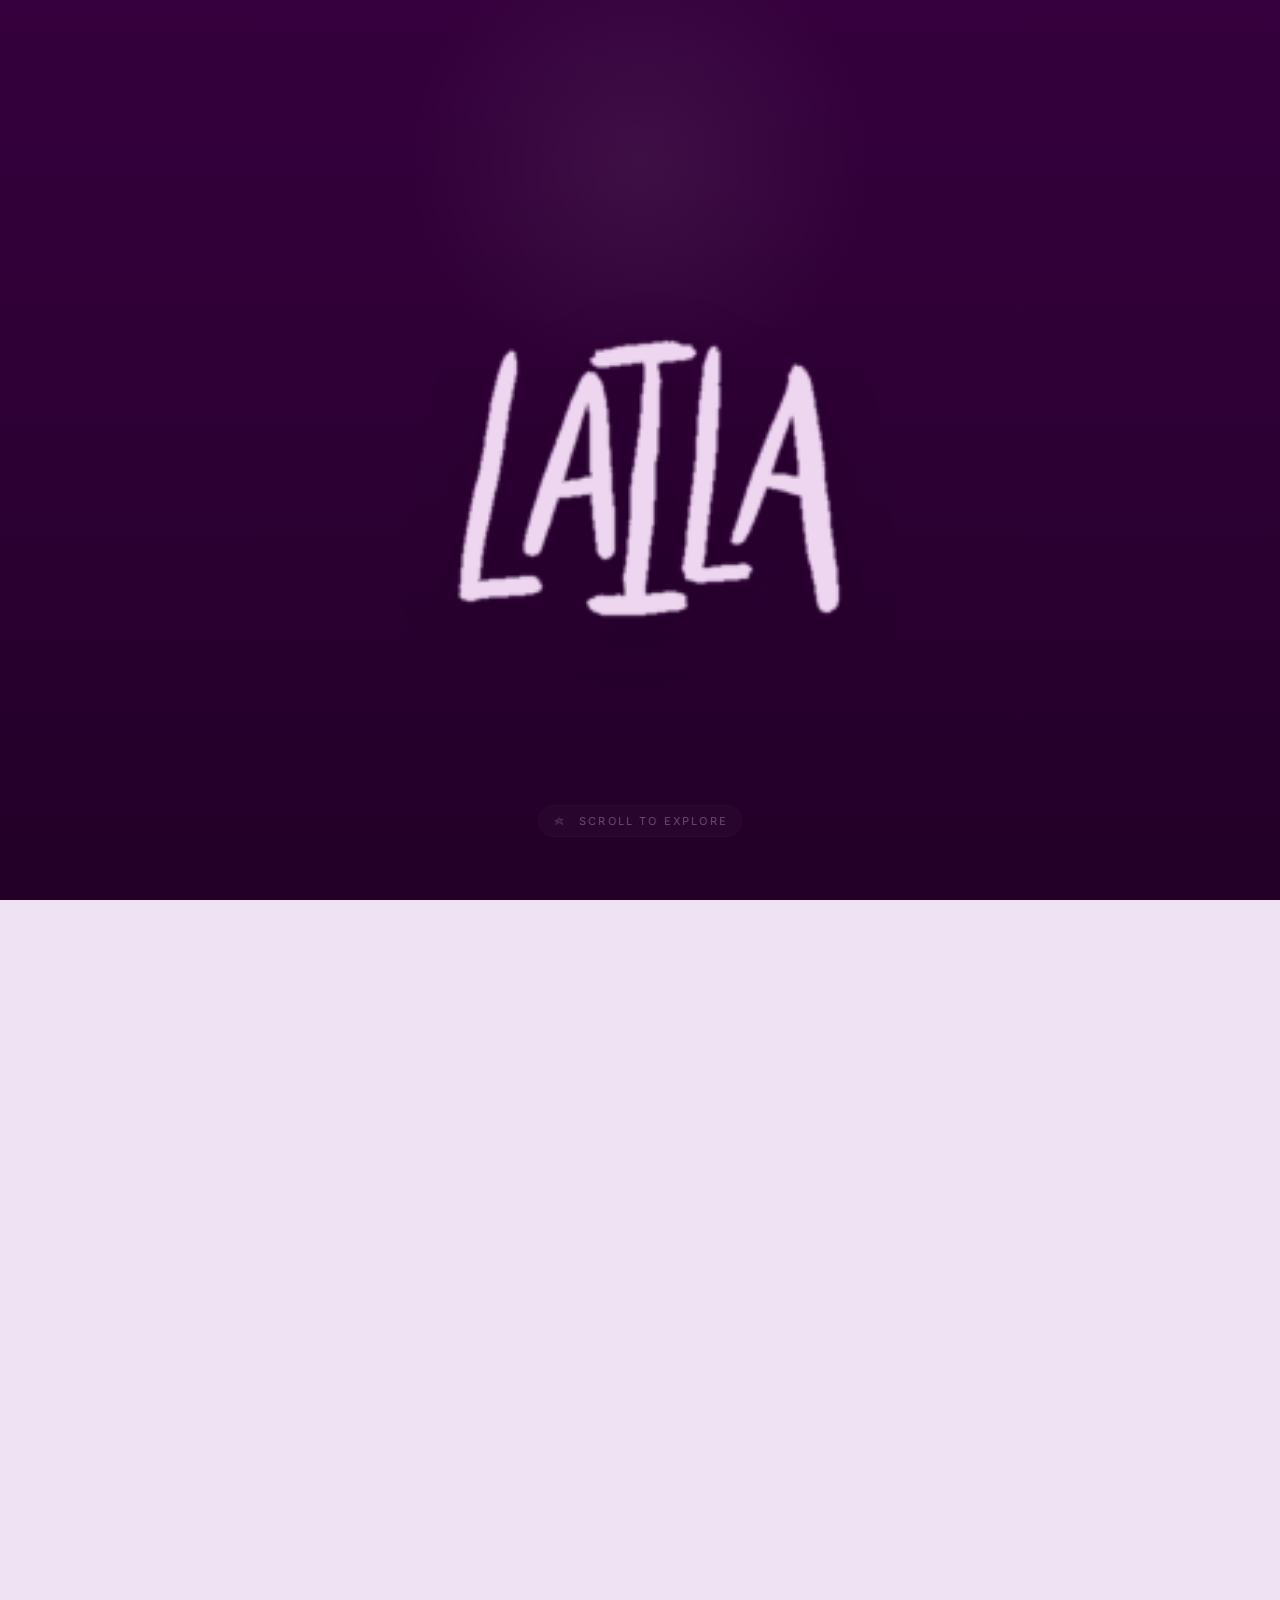
<file: index.html>
<!DOCTYPE html>
<html lang="en">
<head>
  <meta charset="UTF-8" />
  <meta name="viewport" content="width=device-width, initial-scale=1.0" />
  <title>Laila Monroe Portfolio</title>

  <meta name="theme-color" content="#3a003f" />
  <meta name="apple-mobile-web-app-capable" content="yes" />
  <meta name="apple-mobile-web-app-status-bar-style" content="black-translucent" />
  <link rel="manifest" href="manifest.webmanifest" />
  <link rel="icon" type="image/png" href="assets/namepurple.png" />
  <link rel="apple-touch-icon" href="assets/namepurple.png" />
  <link rel="preconnect" href="https://fonts.googleapis.com" />
  <link rel="preconnect" href="https://fonts.gstatic.com" crossorigin />
  <link
    href="https://fonts.googleapis.com/css2?family=Cormorant+Garamond:wght@400;500;600;700&family=Inter:wght@400;500;600&display=swap"
    rel="stylesheet"
  />

  <link rel="stylesheet" href="styles.css?v=13" />
</head>
<body class="home-page">
  <header class="site-header" id="siteHeader">
    <div class="global-brand">
      <a href="index.html" aria-label="Laila Monroe home">
        <img
          src="assets/mainnamedarkpurple.png?v=20260425"
          alt="Laila"
          class="global-brand-logo"
          decoding="async"
        />
      </a>
    </div>

    <nav class="nav nav-icons">
      <a href="index.html" aria-label="Home">
        <img src="assets/homeicon.png" alt="Home" class="header-icon" decoding="async" />
      </a>
      <a href="about.html" aria-label="About">
        <img src="assets/abouticon.png" alt="About" class="header-icon" decoding="async" />
      </a>
      <a href="contact.html" aria-label="Contact">
        <img src="assets/contact icon.png" alt="Contact" class="header-icon" decoding="async" />
      </a>
    </nav>
  </header>

  <main id="top">
    <section class="scroll-sequence" id="scrollSequence">
      <div class="sequence-sticky">
        <div class="bg-layer bg-dark" id="bgDark"></div>
        <div class="bg-layer bg-light" id="bgLight"></div>

        <div class="phase phase-logo" id="phaseLogo">
          <div class="logo-cycle-wrap">
            <img src="assets/name1.png?v=20260425" alt="Laila" class="cycle-logo active" decoding="async" fetchpriority="high" />
            <img src="assets/name2.png?v=20260425" alt="Laila" class="cycle-logo" decoding="async" />
            <img src="assets/name3.png?v=20260425" alt="Laila" class="cycle-logo" decoding="async" />
          </div>

          <div class="intro-scroll-prompt" aria-hidden="true">
            <img src="assets/pinkstar.png" alt="" class="intro-scroll-prompt-star" />
            <p>scroll to explore</p>
          </div>
        </div>

        <div class="phase phase-stars" id="phaseStars">
          <div class="stars-layer">
            <img src="assets/star1.png?v=20260425" class="star star-1" alt="" />
            <img src="assets/star2.png?v=20260425" class="star star-2" alt="" />
            <img src="assets/star3.png?v=20260425" class="star star-3" alt="" />
            <img src="assets/star4.png?v=20260425" class="star star-4" alt="" />
            <img src="assets/star1.png?v=20260425" class="star star-5" alt="" />
            <img src="assets/star2.png?v=20260425" class="star star-6" alt="" />
            <img src="assets/star3.png?v=20260425" class="star star-7" alt="" />
          </div>

          <div class="welcome-wrap">
            <p class="eyebrow">LAILA MONROE</p>
            <h1 class="typing-line">
              <span id="typedText"></span><span class="cursor">|</span>
            </h1>
          </div>
        </div>

        <div class="phase phase-desk" id="phaseDesk">
          <div class="desk-prompt">
            <img src="assets/star1.png?v=20260425" alt="" class="desk-prompt-star" />
            <p>select a folder to check out my work</p>
          </div>

          <div class="scene-window">
            <div class="scene-track" id="sceneTrack">
              <img
                src="assets/Shape-1.png"
                alt="Illustrated creative workspace"
                class="scene-image"
                decoding="async"
                fetchpriority="high"
              />

              <div class="monitor-desktop" aria-label="Project folders">
                <a class="desktop-folder folder-ncpa" href="projects/project-1.html" data-slide="left">
                  <img src="assets/foldericon.png" alt="" class="folder-icon" />
                  <span>NPCA</span>
                </a>

                <a class="desktop-folder folder-poppi" href="projects/project-2.html" data-slide="left">
                  <img src="assets/foldericon.png" alt="" class="folder-icon" />
                  <span>poppi</span>
                </a>

                <a class="desktop-folder folder-other" href="projects/projects.html" data-slide="left">
                  <img src="assets/foldericon.png" alt="" class="folder-icon" />
                  <span>Other</span>
                </a>
              </div>
            </div>
          </div>
        </div>
      </div>
    </section>
  </main>

  <div class="bottom-dock-wrap">
    <div class="dock-popout" id="dockPopout">
      <div class="dock-popout-inner" id="dockPopoutInner"></div>
    </div>

    <div class="bottom-dock">
      <button class="dock-btn" id="socialBtn" aria-label="Socials">
        <span class="icon info-icon">i</span>
      </button>

      <button class="dock-btn" id="notebookBtn" aria-label="Notebook">
        <span class="icon notebook-icon"></span>
      </button>

      <button class="dock-btn is-disabled" id="prevPageBtn" aria-label="Previous page">
        <span class="icon chevron left"></span>
      </button>

      <button class="dock-btn" id="nextPageBtn" aria-label="Next page">
        <span class="icon chevron right"></span>
      </button>
    </div>
  </div>

  <script src="script.js?v=6"></script>
  <script src="pwa.js?v=6"></script>
</body>
</html>
</file>
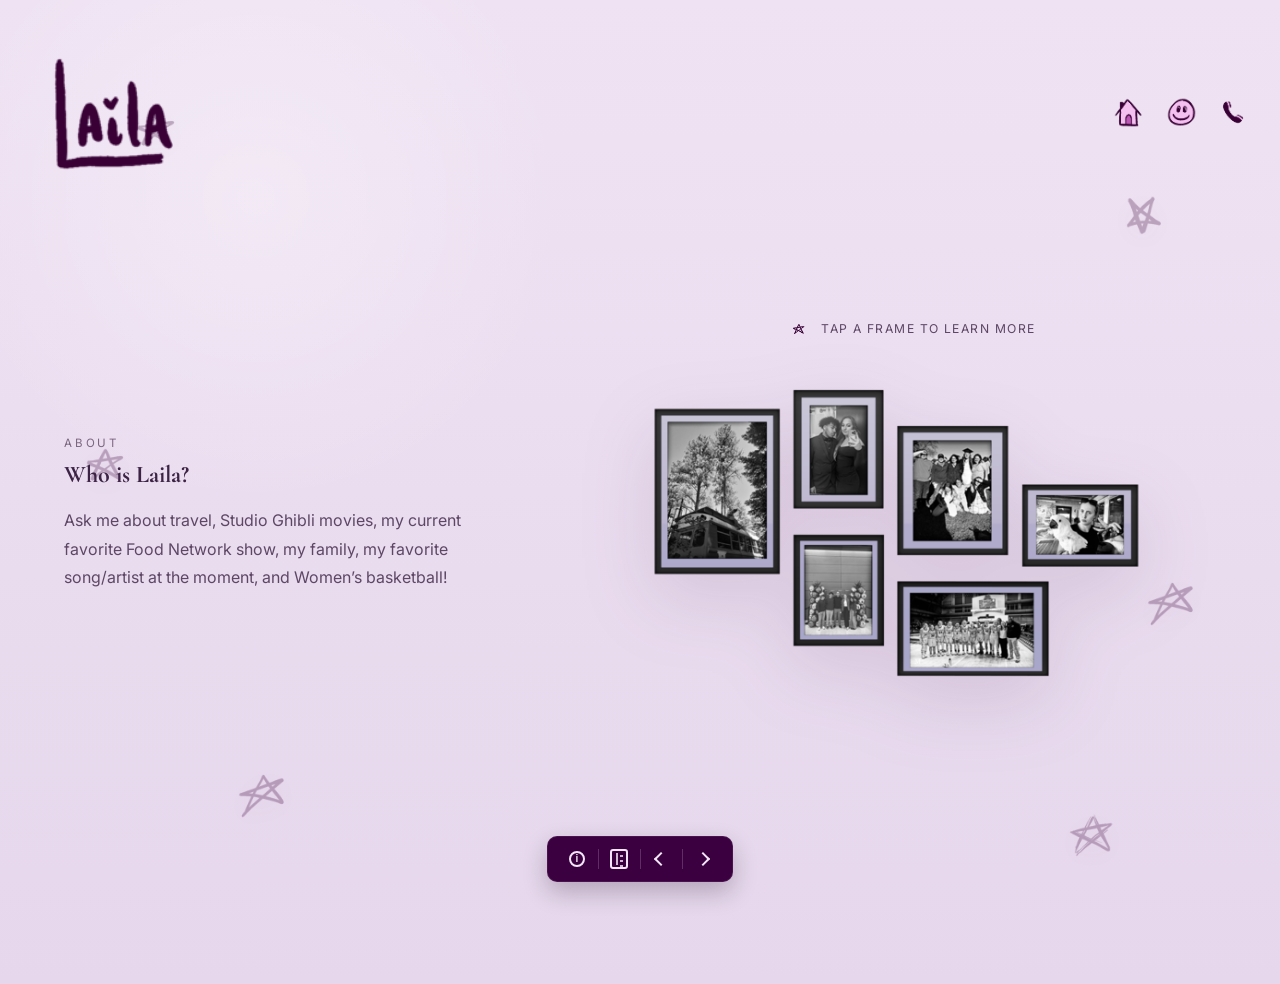
<file: about.html>
<!DOCTYPE html>
<html lang="en">
<head>
  <meta charset="UTF-8" />
  <meta name="viewport" content="width=device-width, initial-scale=1.0" />
  <title>About | Laila Portfolio</title>

    <meta name="theme-color" content="#3a003f" />
  <meta name="apple-mobile-web-app-capable" content="yes" />
  <meta name="apple-mobile-web-app-status-bar-style" content="black-translucent" />
  <link rel="manifest" href="manifest.webmanifest" />
  <link rel="icon" type="image/png" href="assets/namepurple.png" />
  <link rel="apple-touch-icon" href="assets/namepurple.png" />

  <link rel="preconnect" href="https://fonts.googleapis.com" />
  <link rel="preconnect" href="https://fonts.gstatic.com" crossorigin />
  <link
    href="https://fonts.googleapis.com/css2?family=Cormorant+Garamond:wght@400;500;600;700&family=Inter:wght@400;500;600&display=swap"
    rel="stylesheet"
  />

  <link rel="stylesheet" href="styles.css?v=13" />
</head>
<body class="about-page show-header">
  <header class="site-header" id="siteHeader">
    <div class="global-brand">
      <img
        src="assets/mainnamedarkpurple.png?v=20260425"
        alt="Laila"
        class="global-brand-logo"
      />
    </div>

    <nav class="nav nav-icons">
  <a href="index.html" aria-label="Home">
    <img src="assets/homeicon.png" alt="Home" class="header-icon" />
  </a>
  <a href="about.html" aria-label="About">
    <img src="assets/abouticon.png" alt="About" class="header-icon" />
  </a>
  <a href="contact.html" aria-label="Contact">
    <img src="assets/contact icon.png" alt="Contact" class="header-icon" />
  </a>
</nav>
  </header>

  <main class="about-main">
    <div class="twinkle-stars about-stars" aria-hidden="true">
  <img src="assets/star1.png?v=20260425" alt="" class="twinkle-star about-star about-star-a" />
  <img src="assets/star2.png?v=20260425" alt="" class="twinkle-star about-star about-star-b" />
  <img src="assets/star3.png?v=20260425" alt="" class="twinkle-star about-star about-star-c" />
  <img src="assets/star4.png?v=20260425" alt="" class="twinkle-star about-star about-star-d" />
  <img src="assets/star1.png?v=20260425" alt="" class="twinkle-star about-star about-star-e" />
  <img src="assets/star3.png?v=20260425" alt="" class="twinkle-star about-star about-star-f" />
</div>
    <section class="about-hero">
  <div class="about-copy-panel" id="aboutCopyPanel">
    <p class="about-panel-label" id="aboutPanelLabel">ABOUT</p>
    <h1 class="about-panel-title" id="aboutPanelTitle">
      Who is Laila?
    </h1>
    <p class="about-panel-text" id="aboutPanelText">
      Ask me about travel, Studio Ghibli movies, my current favorite Food Network show, my family, my favorite song at the moment, and women’s basketball!
    </p>
  </div>

  <div class="about-scene">
    <div class="about-scene-prompt" aria-hidden="true">
      <img src="assets/star1.png?v=20260425" alt="" class="about-scene-prompt-star" />
      <p>tap a frame to learn more</p>
    </div>

    <div class="about-scene-track">
      <img
        src="assets/pictures.png?v=20260425"
        alt="Picture frame wall"
        class="about-scene-image"
      />

      <button
        class="frame-hotspot frame-one"
        data-label="BIO"
        data-title="Who I am"
        data-text="I’m an aspiring creative who loves the outdoors, travel, and sports. I’ve been on a lot of unique adventures, from mission trips and road trips to sports tournaments and spontaneous flights. Ask me about the cross-country bus trip I took with my friends."
        aria-label="Bio"
        type="button"
      >
        <span class="sr-only">Bio</span>
      </button>

      <button
        class="frame-hotspot frame-two"
        data-label="BACKGROUND"
        data-title="My story"
        data-text="I’m a 22-year-old living in Milwaukee, chasing big dreams in my creative career while exploring culture marketing and UX design. I’m a former athlete who still loves hooping from time to time and cheering on my favorite teams, the Milwaukee Bucks and Timberwolves. I moved to Milwaukee right after high school to challenge myself and grow, and I can honestly say it has shaped me in so many ways. I’ve met amazing people here, learned a lot about myself, and built a life I’m proud of. Milwaukee has been such an important chapter for me, and I’m excited for my next city and next stage of life."
        aria-label="Background"
        type="button"
      >
        <span class="sr-only">Background</span>
      </button>

      <button
        class="frame-hotspot frame-three"
        data-label="COMMUNITY"
        data-title="What I do"
        data-text="My number one mission is to provide for my family. I’m the oldest of five from a single-parent household in small-town northwestern Wisconsin. I have a small village that supports me while I work hard to support them too: my siblings, my mom, and my grandparents. Here in Milwaukee, my friends and boyfriend have also become part of that support system. These are the people I do this for. I’m a first-generation student, and I’m breaking multiple family barriers while paving the way for my siblings and even my mom. To me, the most important foundation in life is community, and I’m proud to say mine is full of love and purpose."
        aria-label="Experience"
        type="button"
      >
        <span class="sr-only">Community</span>
      </button>

      <button
        class="frame-hotspot frame-four"
        data-label="EXPERIENCE"
        data-title="What matters to me"
        data-text="I’m a student at the University of Wisconsin–Milwaukee studying Journalism, Advertising, and Media Studies with a focus in advertising and commercial design. I’m also earning a certificate in Digital Arts and Culture, which ties perfectly into my creative mission of connecting art, culture, and advertising. I’ll be graduating from UW-Milwaukee in May 2026, and then I’ll be onto my next adventure, possibly continuing my education with a master’s degree. Professionally, I’m currently a Technical Business Analyst at Northwestern Mutual, where I’ve been growing my communication skills and learning how to bridge the gap between software engineers and designers to help create thoughtful, effective products. I was offered this role after my internship in summer 2025."
        aria-label="Community"
        type="button"
      >
        <span class="sr-only">Experience</span>
      </button>

      <button
        class="frame-hotspot frame-five"
        data-label="INSPIRATION"
        data-title="What inspires me"
        data-text="I’ve always been ambitious and hardworking. I’ve been self-made from the start. I grew up in a broken household, faced a lot of obstacles early in life, and earned a full-ride scholarship to a private college preparatory high school, the Marshall School in Duluth, Minnesota, where I played basketball and received an incredible education. Through that experience, I grew into my identity and discovered a deep passion for sports, while also getting the chance to explore opportunities far beyond my hometown of 300 people in small-town Wisconsin. I learned how powerful community and opportunity can be when people come together with one shared goal. In this image, that goal was making it to state and winning it all in 2020 at the Minnesota Girls Basketball State Tournament, the first state tournament win in school history. That experience taught me the value of community, resilience, and hard work. It showed me that when you believe in something fully, anything can happen. That mindset will stay with me forever. This translates directly into how I approach my career in design, and I'm eager to see where it takes me."
        aria-label="Inspiration"
        type="button"
      >
        <span class="sr-only">Inspiration</span>
      </button>

      <button
        class="frame-hotspot frame-six"
        data-label="FUTURE"
        data-title="Where I’m headed"
        data-text="I’m working toward territory no one in my village has stepped into before. I’m creating a new normal for my family, one built on financial stability, opportunity, and the ability to truly experience what the world has to offer. I’m also working toward finding the right place for myself in the creative industry, maybe even becoming an art director one day. The world is my oyster, so we’ll see. More than anything, I’m building a life rooted in hard work, integrity, resilience, ambition, compassion, community, and joy."
        aria-label="Future"
        type="button"
      >
        <span class="sr-only">Future</span>
      </button>
    </div>
  </div>
</section>
  </main>

  <div class="bottom-dock-wrap">
    <div class="dock-popout" id="dockPopout">
      <div class="dock-popout-inner" id="dockPopoutInner"></div>
    </div>

    <div class="bottom-dock">
      <button class="dock-btn" id="socialBtn" aria-label="Socials" type="button">
        <span class="icon info-icon">i</span>
      </button>

      <button class="dock-btn" id="notebookBtn" aria-label="Notebook" type="button">
        <span class="icon notebook-icon"></span>
      </button>

      <button class="dock-btn" id="prevPageBtn" aria-label="Previous page" type="button">
        <span class="icon chevron left"></span>
      </button>

      <button class="dock-btn" id="nextPageBtn" aria-label="Next page" type="button">
        <span class="icon chevron right"></span>
      </button>
    </div>
  </div>

  <script src="about.js?v=3"></script>
</body>
</html>
</file>
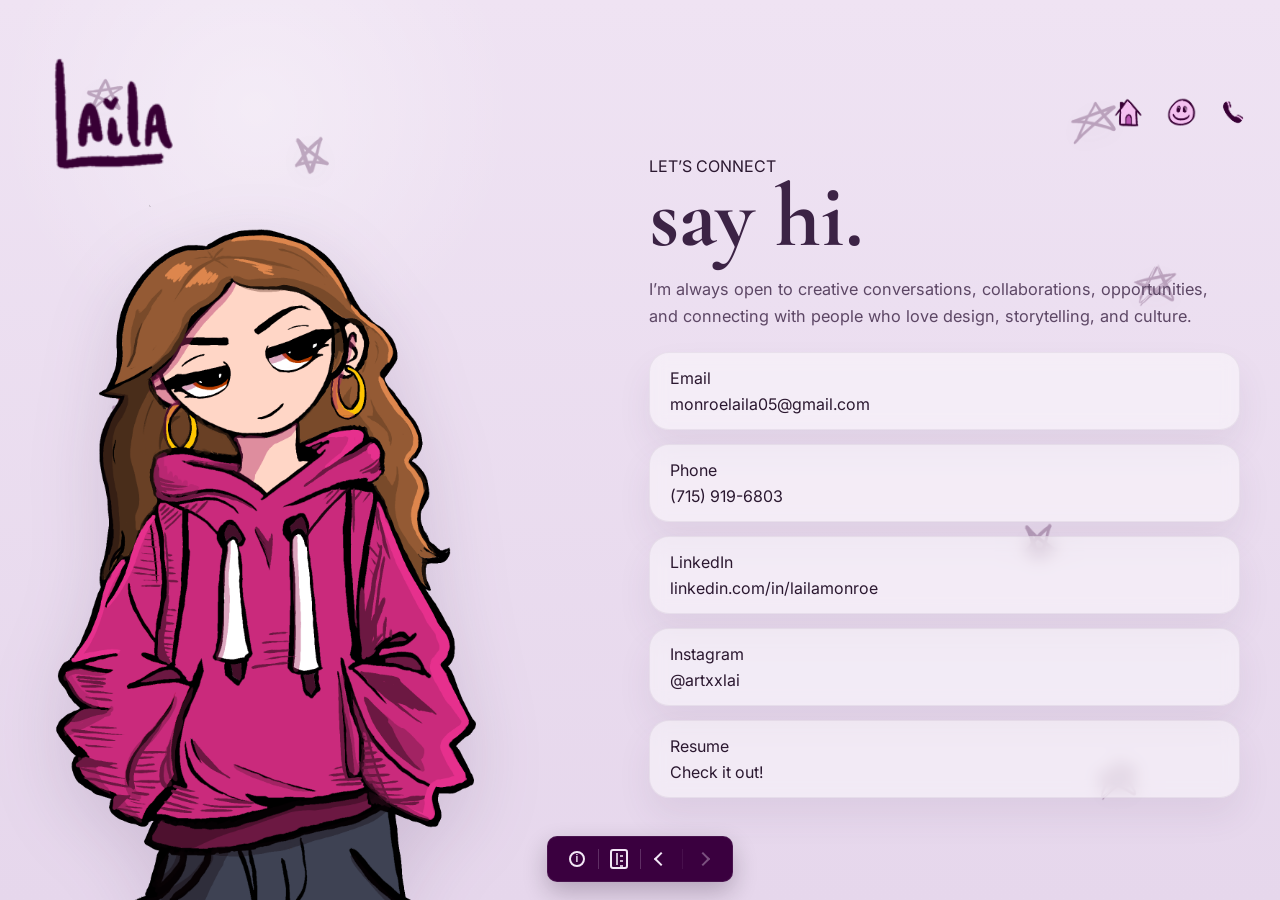
<file: contact.html>
<!DOCTYPE html>
<html lang="en">
<head>
  <meta charset="UTF-8" />
  <meta name="viewport" content="width=device-width, initial-scale=1.0" />
  <title>Contact | Laila Portfolio</title>

  <meta name="theme-color" content="#3a003f" />
  <meta name="apple-mobile-web-app-capable" content="yes" />
  <meta name="apple-mobile-web-app-status-bar-style" content="black-translucent" />
  <link rel="manifest" href="manifest.webmanifest" />
  <link rel="icon" type="image/png" href="assets/namepurple.png" />
  <link rel="apple-touch-icon" href="assets/namepurple.png" />

  <link rel="preconnect" href="https://fonts.googleapis.com" />
  <link rel="preconnect" href="https://fonts.gstatic.com" crossorigin />
  <link
    href="https://fonts.googleapis.com/css2?family=Cormorant+Garamond:wght@400;500;600;700&family=Inter:wght@400;500;600&display=swap"
    rel="stylesheet"
  />

  <link rel="stylesheet" href="styles.css?v=13" />
</head>
<body class="contact-page show-header">
  <header class="site-header" id="siteHeader">
    <div class="global-brand">
      <a href="index.html">
        <img
          src="assets/mainnamedarkpurple.png?v=20260425"
          alt="Laila"
          class="global-brand-logo"
        />
      </a>
    </div>

    <nav class="nav nav-icons">
      <a href="index.html" aria-label="Home">
        <img src="assets/homeicon.png" alt="Home" class="header-icon" />
      </a>
      <a href="about.html" aria-label="About">
        <img src="assets/abouticon.png" alt="About" class="header-icon" />
      </a>
      <a href="contact.html" aria-label="Contact">
        <img src="assets/contact icon.png" alt="Contact" class="header-icon" />
      </a>
    </nav>
  </header>

  <main class="contact-main">
    <div class="twinkle-stars contact-stars" aria-hidden="true">
      <img src="assets/star1.png?v=20260425" alt="" class="twinkle-star star-a" />
      <img src="assets/star2.png?v=20260425" alt="" class="twinkle-star star-b" />
      <img src="assets/star3.png?v=20260425" alt="" class="twinkle-star star-c" />
      <img src="assets/star4.png?v=20260425" alt="" class="twinkle-star star-d" />
      <img src="assets/star1.png?v=20260425" alt="" class="twinkle-star star-e" />
      <img src="assets/star2.png?v=20260425" alt="" class="twinkle-star star-f" />
      <img src="assets/star3.png?v=20260425" alt="" class="twinkle-star star-g" />
      <img src="assets/star4.png?v=20260425" alt="" class="twinkle-star star-h" />
    </div>

    <section class="contact-hero">
  <div class="contact-visual">
    <div class="contact-portrait-wrap">
      <img
        src="assets/contactportrait.png"
        alt="Illustrated portrait of Laila"
        class="contact-portrait"
      />
    </div>
  </div>

  <div class="contact-copy">
    <p class="contact-label">LET’S CONNECT</p>
    <h1>say hi.</h1>
    <p class="contact-intro">
      I’m always open to creative conversations, collaborations, opportunities,
      and connecting with people who love design, storytelling, and culture.
    </p>

  <div class="contact-links">
    <a href="mailto:youremail@example.com" class="contact-card">
      <span class="contact-card-label">Email</span>
      <span class="contact-card-value">monroelaila05@gmail.com</span>
    </a>

    <a href="tel:14145551234" class="contact-card">
      <span class="contact-card-label">Phone</span>
      <span class="contact-card-value">(715) 919-6803</span>
    </a>

    <a href="https://www.linkedin.com/in/lailamonroe/" target="_blank" rel="noopener noreferrer" class="contact-card">
      <span class="contact-card-label">LinkedIn</span>
      <span class="contact-card-value">linkedin.com/in/lailamonroe</span>
    </a>

    <a href="https://instagram.com/artxxlai" target="_blank" rel="noopener noreferrer" class="contact-card">
      <span class="contact-card-label">Instagram</span>
      <span class="contact-card-value">@artxxlai</span>
    </a>

    <a href="assets/Monroe Resume.pdf" download class="contact-card">
      <span class="contact-card-label">Resume</span>
      <span class="contact-card-value">Check it out!</span>
    </a>
  </div>
</div>
</section>
  </main>

  <div class="bottom-dock-wrap contact-dock-wrap">
    <div class="dock-popout" id="contactDockPopout">
      <div class="dock-popout-inner" id="contactDockPopoutInner"></div>
    </div>

    <div class="bottom-dock contact-dock">
      <button class="dock-btn" id="contactSocialBtn" aria-label="Socials" type="button">
        <span class="icon info-icon">i</span>
      </button>

      <button class="dock-btn" id="contactNotebookBtn" aria-label="Notebook" type="button">
        <span class="icon notebook-icon"></span>
      </button>

      <button class="dock-btn" id="contactPrevPageBtn" aria-label="About page" type="button">
        <span class="icon chevron left"></span>
      </button>

      <button class="dock-btn is-disabled" id="contactNextPageBtn" aria-label="Next page" type="button">
        <span class="icon chevron right"></span>
      </button>
    </div>
  </div>

  <script src="contact.js?v=3"></script>
  <script src="pwa.js?v=6"></script>
</body>
</html>
</file>
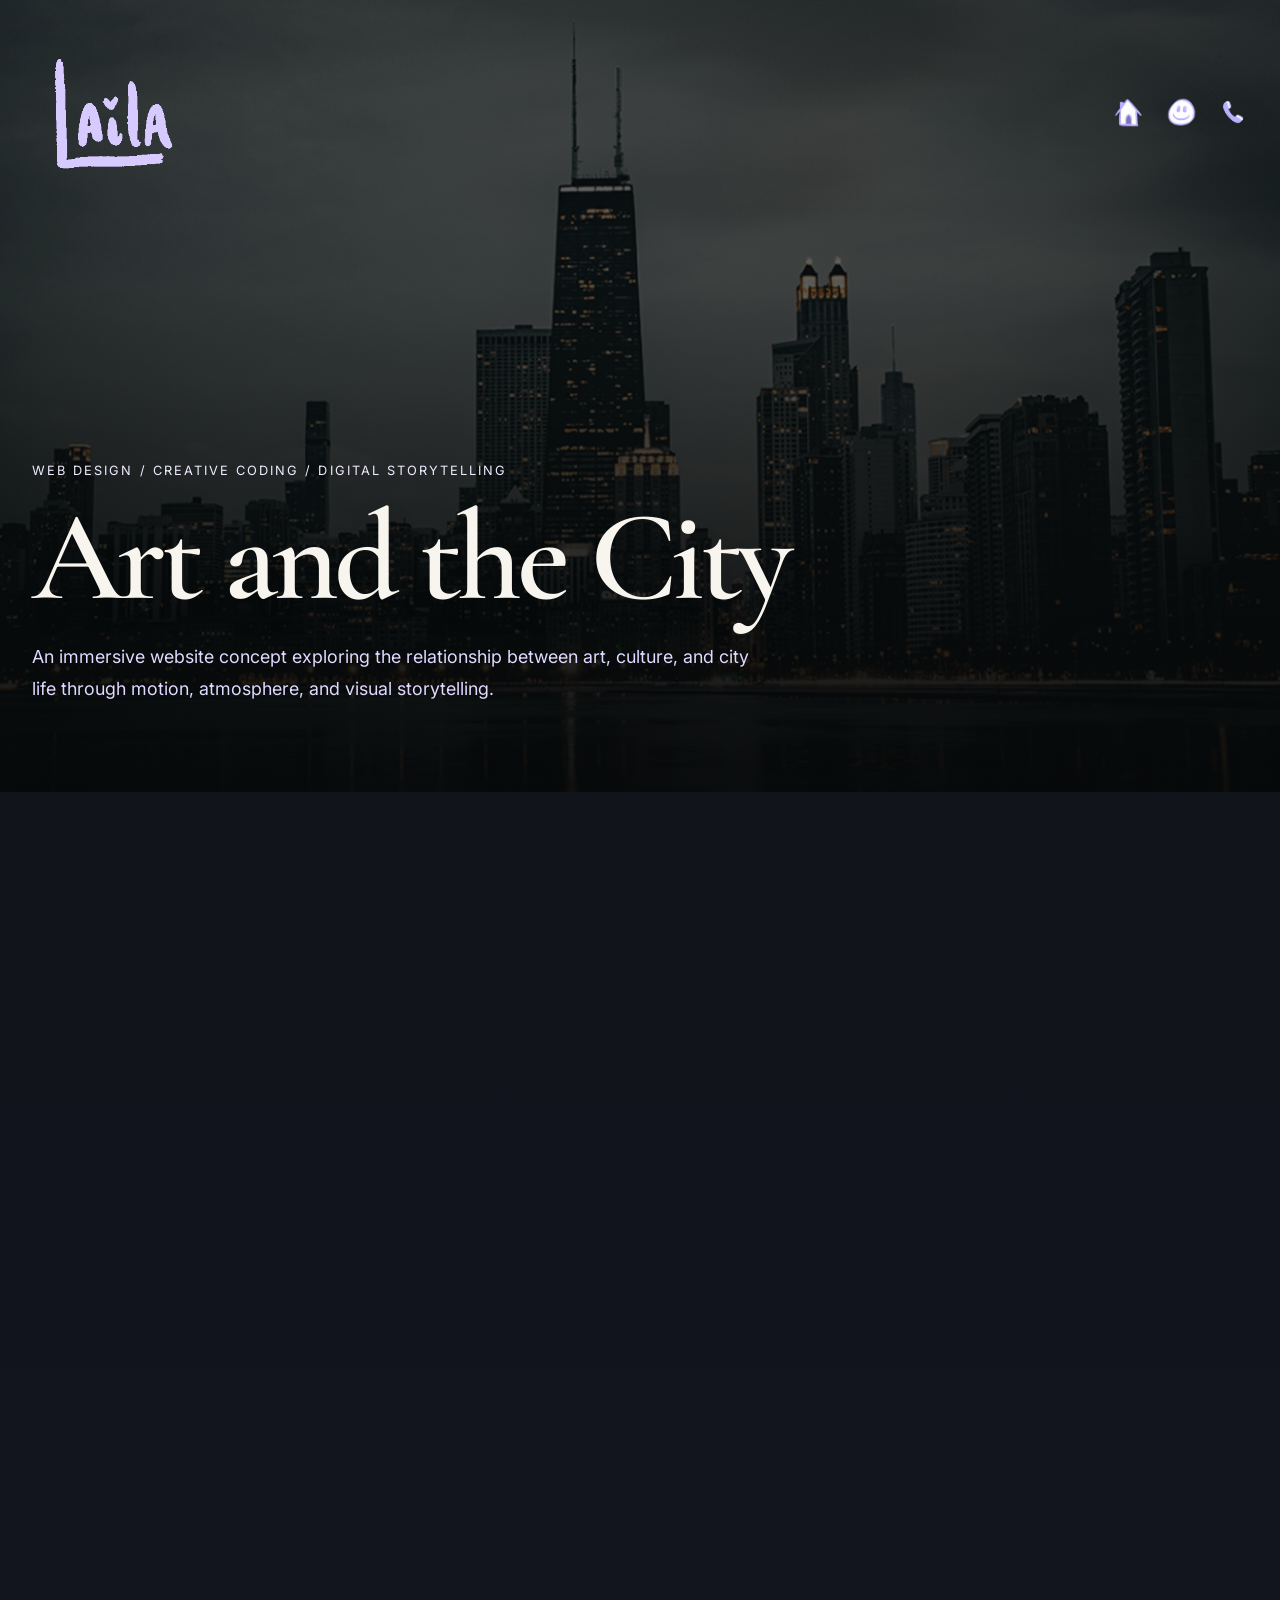
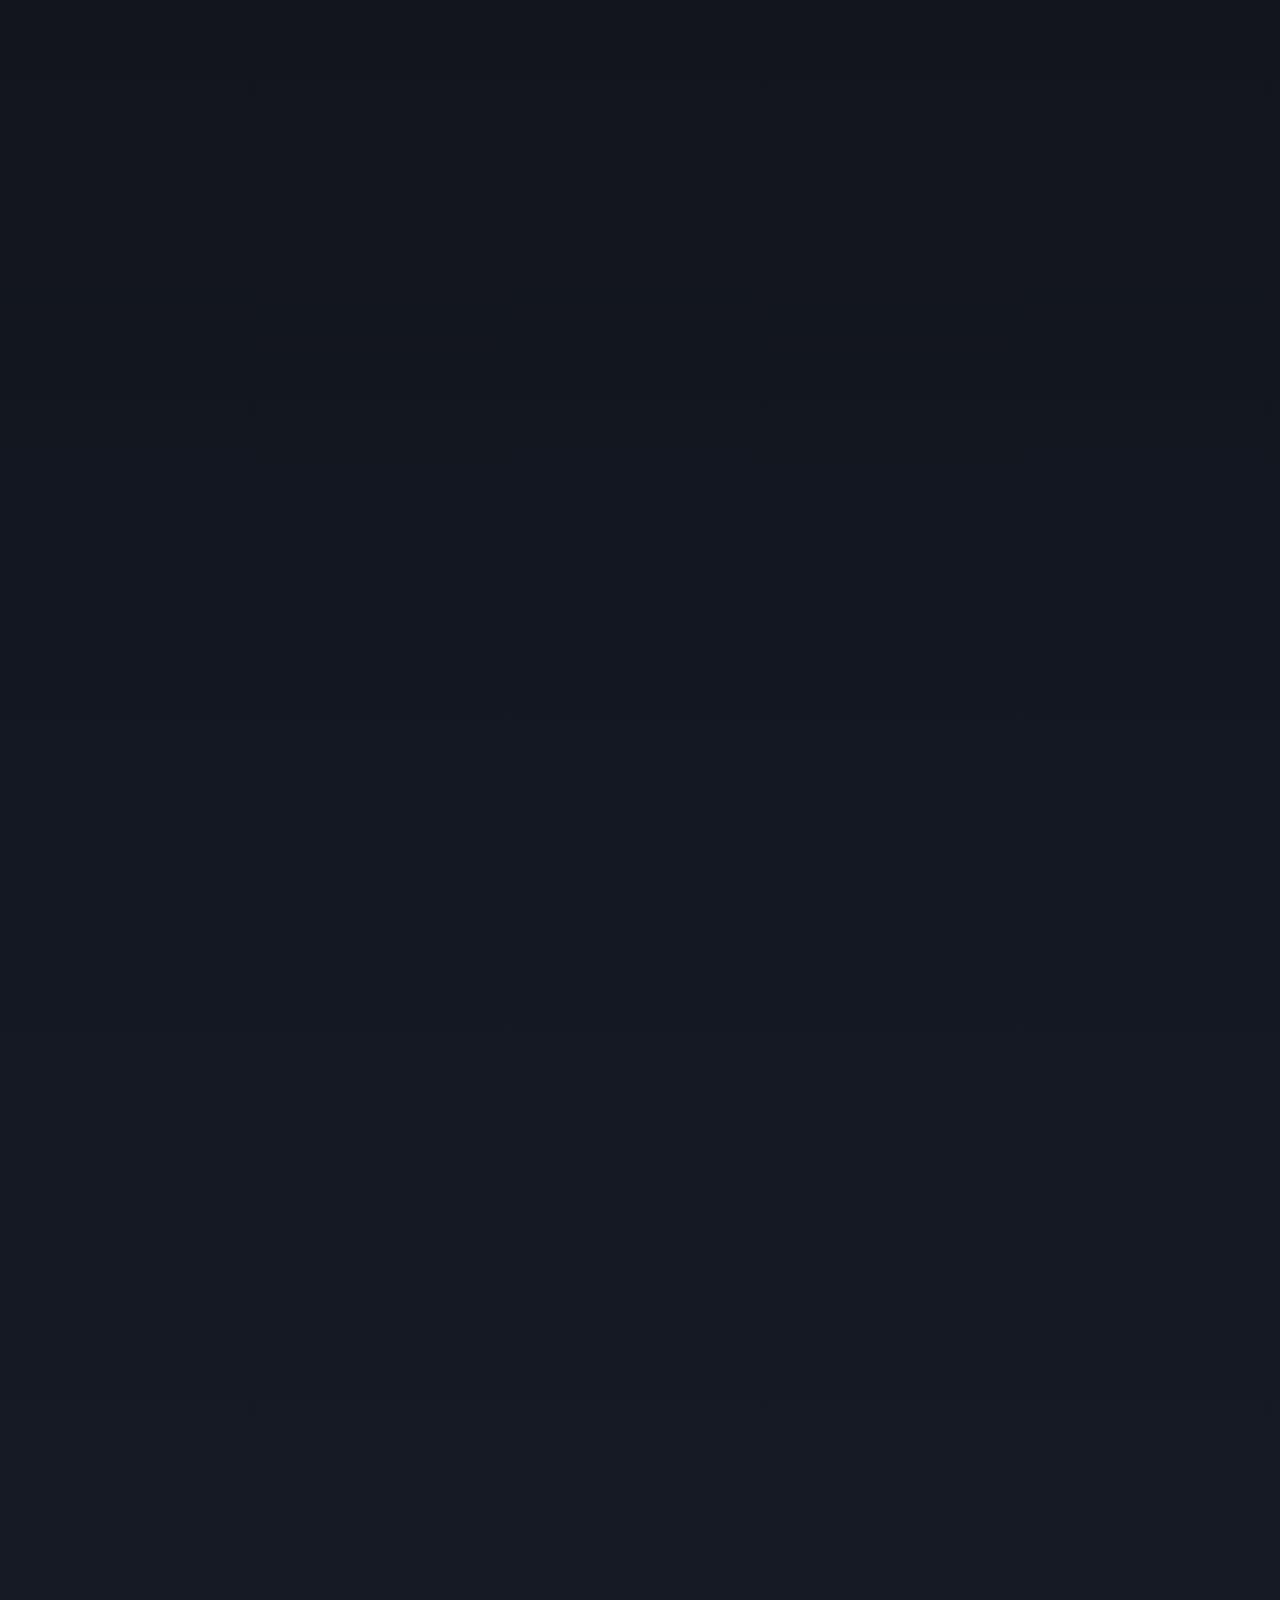
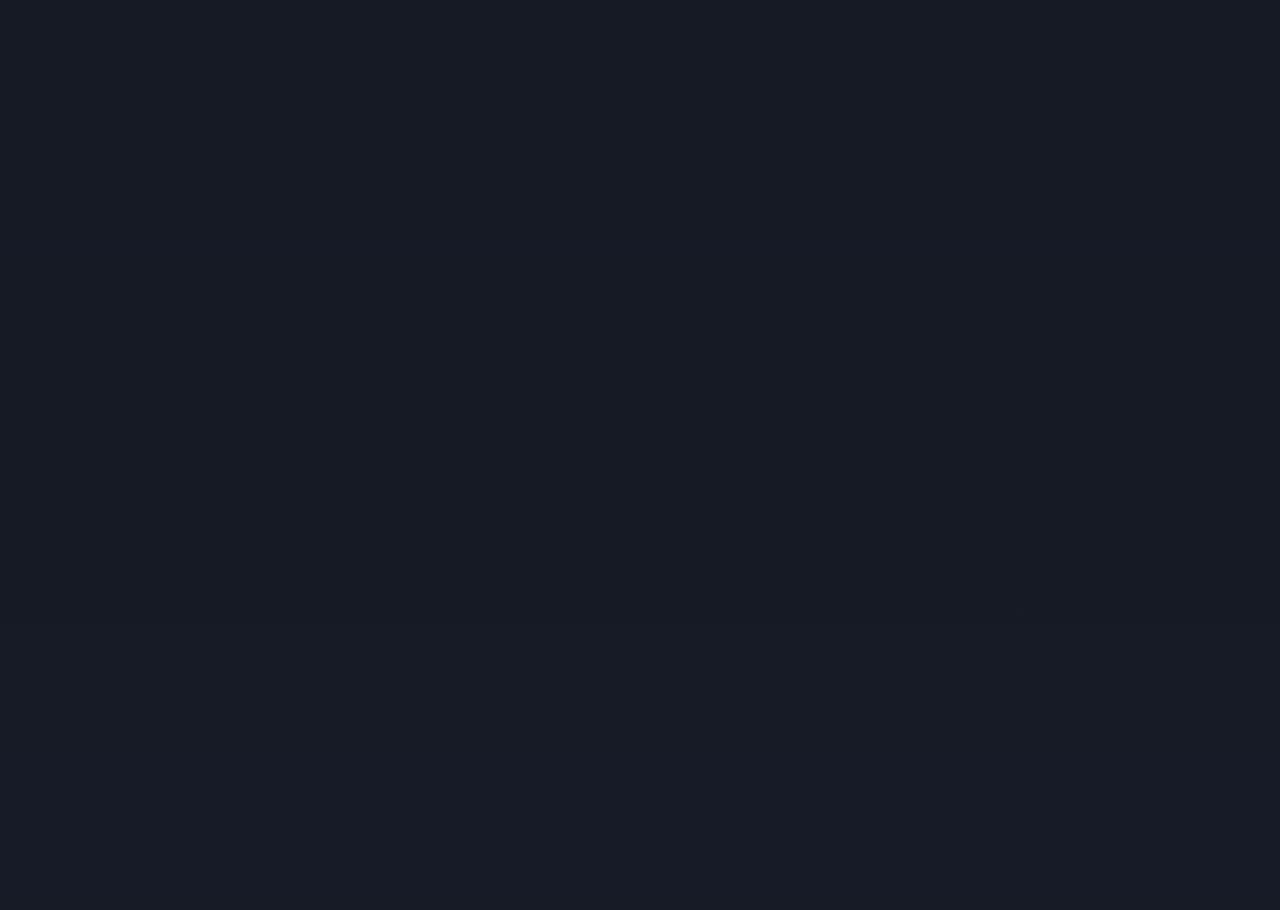
<file: projects/project-3.html>
<!DOCTYPE html>
<html lang="en">
<head>
  <meta charset="UTF-8" />
  <meta name="viewport" content="width=device-width, initial-scale=1.0" />
  <title>Art and the City | Portfolio</title>
  <meta name="theme-color" content="#3a003f" />
  <meta name="apple-mobile-web-app-capable" content="yes" />
  <meta name="apple-mobile-web-app-status-bar-style" content="black-translucent" />
  <link rel="manifest" href="../manifest.webmanifest" />
  <link rel="icon" type="image/png" href="../assets/namepurple.png" />
  <link rel="apple-touch-icon" href="../assets/namepurple.png" />
  <link rel="preconnect" href="https://fonts.googleapis.com" />
  <link rel="preconnect" href="https://fonts.gstatic.com" crossorigin />
  <link
    href="https://fonts.googleapis.com/css2?family=Cormorant+Garamond:wght@400;500;600;700&family=Inter:wght@400;500;600;700&display=swap"
    rel="stylesheet"
  />

  <link rel="stylesheet" href="../styles.css?v=13" />
</head>
<body>
  <header class="site-header project-site-header city-site-header">
    <div class="global-brand">
      <a href="../index.html">
        <img
          src="../assets/namepurple.png"
          alt="Laila"
          class="global-brand-logo"
        />
      </a>
    </div>

    <nav class="nav nav-icons">
      <a href="../index.html" aria-label="Home">
        <img src="../assets/homepurple.png" alt="Home" class="header-icon" />
      </a>
      <a href="../about.html" aria-label="About">
        <img src="../assets/aboutpurple.png" alt="About" class="header-icon" />
      </a>
      <a href="../contact.html" aria-label="Contact">
        <img src="../assets/contactpurple.png" alt="Contact" class="header-icon" />
      </a>
    </nav>
  </header>

  <main class="project-page city-page">
    <section class="project-hero city-hero">
      <img src="../assets/skyline.png" alt="" class="project-hero-bg city-hero-bg" />

      <div class="hero-content city-hero-content">
        <p class="project-label">Web Design / Creative Coding / Digital Storytelling</p>
        <h1>Art and the City</h1>
        <p class="hero-subtitle">
          An immersive website concept exploring the relationship between art,
          culture, and city life through motion, atmosphere, and visual storytelling.
        </p>
      </div>
    </section>

    <section class="project-intro section">
      <div class="intro-left">
        <h2>Overview</h2>
        <p>
          <strong>Art and the City</strong> is a web design project centered on the
          energy of urban life and the way art, music, and environment influence one another.
          Instead of following a standard portfolio layout, the site was designed as a digital
          experience shaped by movement, mood, and layered storytelling.
        </p>
        <p>
          The goal was to make the art net website that felt immersive and cinematic while still staying clear,
          navigable, and intentional.
        </p>
      </div>

      <div class="intro-right">
        <div class="meta-card city-meta-card">
          <h3>Project Details</h3>
          <ul>
            <li><span>Project</span> Art and the City</li>
            <li><span>Role</span> Web Design, Visual Direction, Front-End Build</li>
            <li><span>Tools</span> HTML, CSS, JavaScript, VS Code</li>
            <li><span>Focus</span> Motion, Atmosphere, Storytelling</li>
            <li><span>Type</span> Website Design Project</li>
          </ul>
        </div>
      </div>
    </section>

    <section class="section city-preview-section">
      <div class="city-preview-copy">
        <p class="eyebrow">Preview</p>
        <h2>A digital space designed to feel expressive and immersive.</h2>
        <p>
          The website was built to feel less like a static page and more like a visual environment.
          The preview below shows the overall tone of the project, with a focus on cinematic mood,
          urban texture, and layered storytelling. I also wanted to preview some digital artwork I have done prior to this class. Overall, an fine example of a net art website.
        </p>
      </div>

      <div class="city-preview-card city-preview-button-card">
        <span class="city-preview-link-label">Live Preview</span>
        <h3 class="city-preview-button-title">Open the Art and the City website</h3>
        <p class="city-preview-button-text">
          Visit the full project to explore the immersive experience directly.
        </p>
        <a
          href="https://lailamonroe.github.io/monroe-final/"
          target="_blank"
          rel="noopener noreferrer"
          class="city-preview-button-action">
          Launch Live Site
        </a>
      </div>
    </section>

    <section class="section city-links-section">
      <div class="city-links-intro">
        <p class="eyebrow">Deliverables</p>
        <h2>Explore the work behind the website including code, desirable study, and sitemap file.</h2>
        <p>
          This project combined concept development, visual direction, and front-end execution,
          so I wanted the final case study to give direct access to the live site and build materials. This was my first ever website project.
        </p>
      </div>

      <div class="city-link-grid">

        <a href="https://github.com/lailamonroe/monroe-final" target="_blank" rel="noopener noreferrer" class="city-link-card">
          <span class="city-link-label">Code</span>
          <span class="city-link-title">View GitHub</span>
        </a>

        <a href="https://docs.google.com/spreadsheets/d/1rZF-aW1XZPLj7UeTlvRlqmXdTUrfLPT0HbIRFLt8A4w/edit?gid=0#gid=0" target="_blank" rel="noopener noreferrer" class="city-link-card">
          <span class="city-link-label">Desirable Study</span>
          <span class="city-link-title">View Spreadsheet</span>
        </a>

        <a href="https://www.figma.com/board/90wAXwwlEDZW4bCLtE2fNy/Final--Web-Design-Sitemap?node-id=2-1510" target="_blank" rel="noopener noreferrer" class="city-link-card">
          <span class="city-link-label">Design File</span>
          <span class="city-link-title">View Figma</span>
        </a>
      </div>
    </section>

    <section class="section city-strategy-section">
      <div class="city-strategy-copy">
        <p class="eyebrow">Creative Direction</p>
        <h2>Built around motion, culture, and urban atmosphere.</h2>
        <p>
          The visual direction was influenced by cinematic storytelling, layered digital environments,
          and the feeling of a city as both a physical and emotional space.
        </p>
      </div>

      <div class="city-strategy-grid">
        <article class="city-strategy-card">
          <h3>Inspiration</h3>
          <p>
            City life, music, visual rhythm, and immersive digital storytelling all shaped the concept. Once I traveled around the world, I feel in love with the variety of cultres and forms of artistic expression, and found that every place/city I have explore has its own personality and ideology of creativity. 
          </p>
        </article>

        <article class="city-strategy-card">
          <h3>Approach</h3>
          <p>
            I focused on structure, contrast, pacing, and interaction to make the site feel intentional from the first scroll. This was my first website design, but I didn't want it to be plain, I wanted it to feel alive and eye catching. Nothing is worse than a bland website.
          </p>
        </article>

        <article class="city-strategy-card">
          <h3>Design Goal</h3>
          <p>
            The goal was to create a web experience that felt editorial, expressive, and immersive without losing usability. Additionally, I wanted to learn mmore about fron-facing design, as I have been becoming more curious about UX/UI. 
          </p>
        </article>
      </div>
    </section>

    <section class="reflection section narrow city-reflection">
      <p class="eyebrow">Reflection</p>
      <h2>This project reflects the kind of digital work I want to keep building and artistic ideologies I want to keep exploring.</h2>
      <p>
        <strong>Art and the City</strong> represents my interest in immersive design,
        visual storytelling, and building websites that feel like experiences rather than templates.
        It pushed me to think more intentionally about mood, interaction, and how design shapes
        the way someone moves through a digital space. 
      </p>
      <p>
        It also reflects the side of my creative process that is most inspired by culture,
        music, art, and cinematic visual worlds. Something that I truly cherish from my travels and explorations.
      </p>
    </section>

    <section class="back-link section">
      <a href="../projects/projects.html">← Back to Projects</a>
    </section>
  <script src="../projects.js?v=8"></script>
      <script src="../pwa.js?v=6"></script>
  </main>
</body>
</html>
</file>
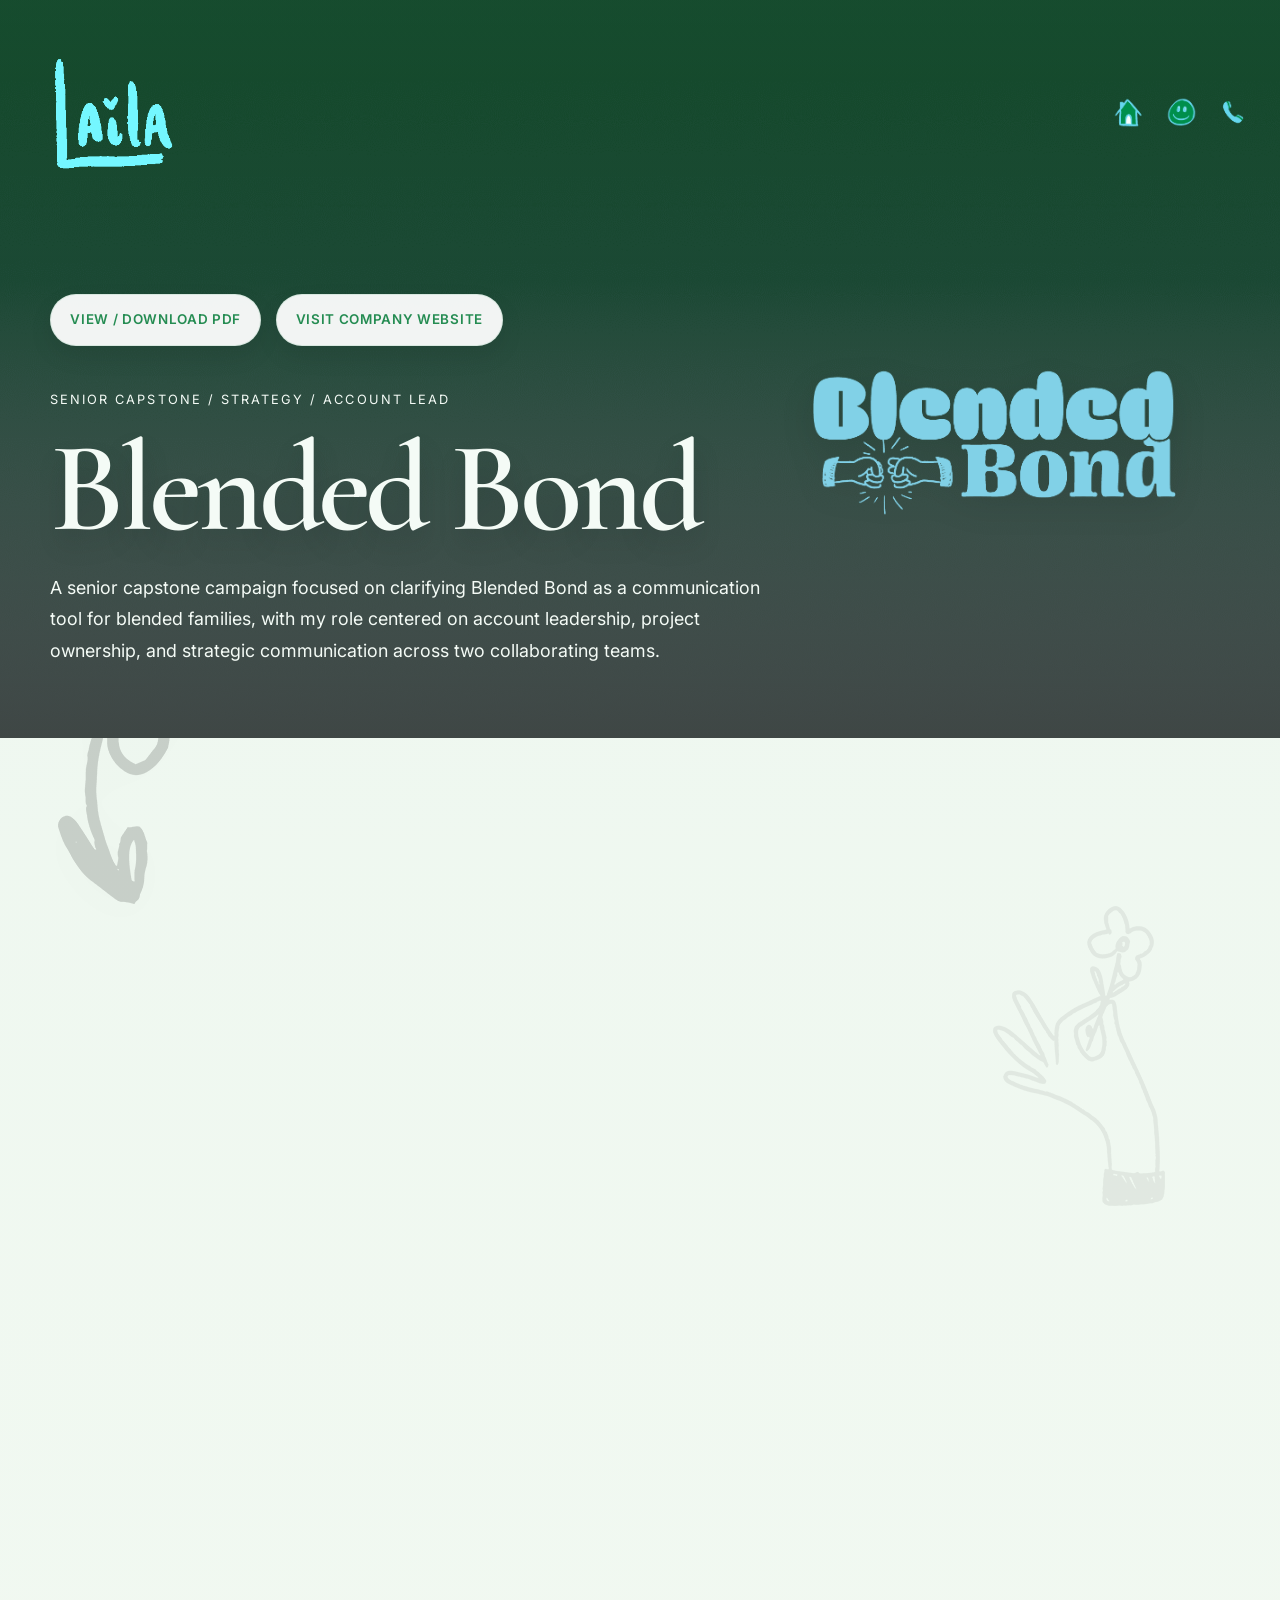
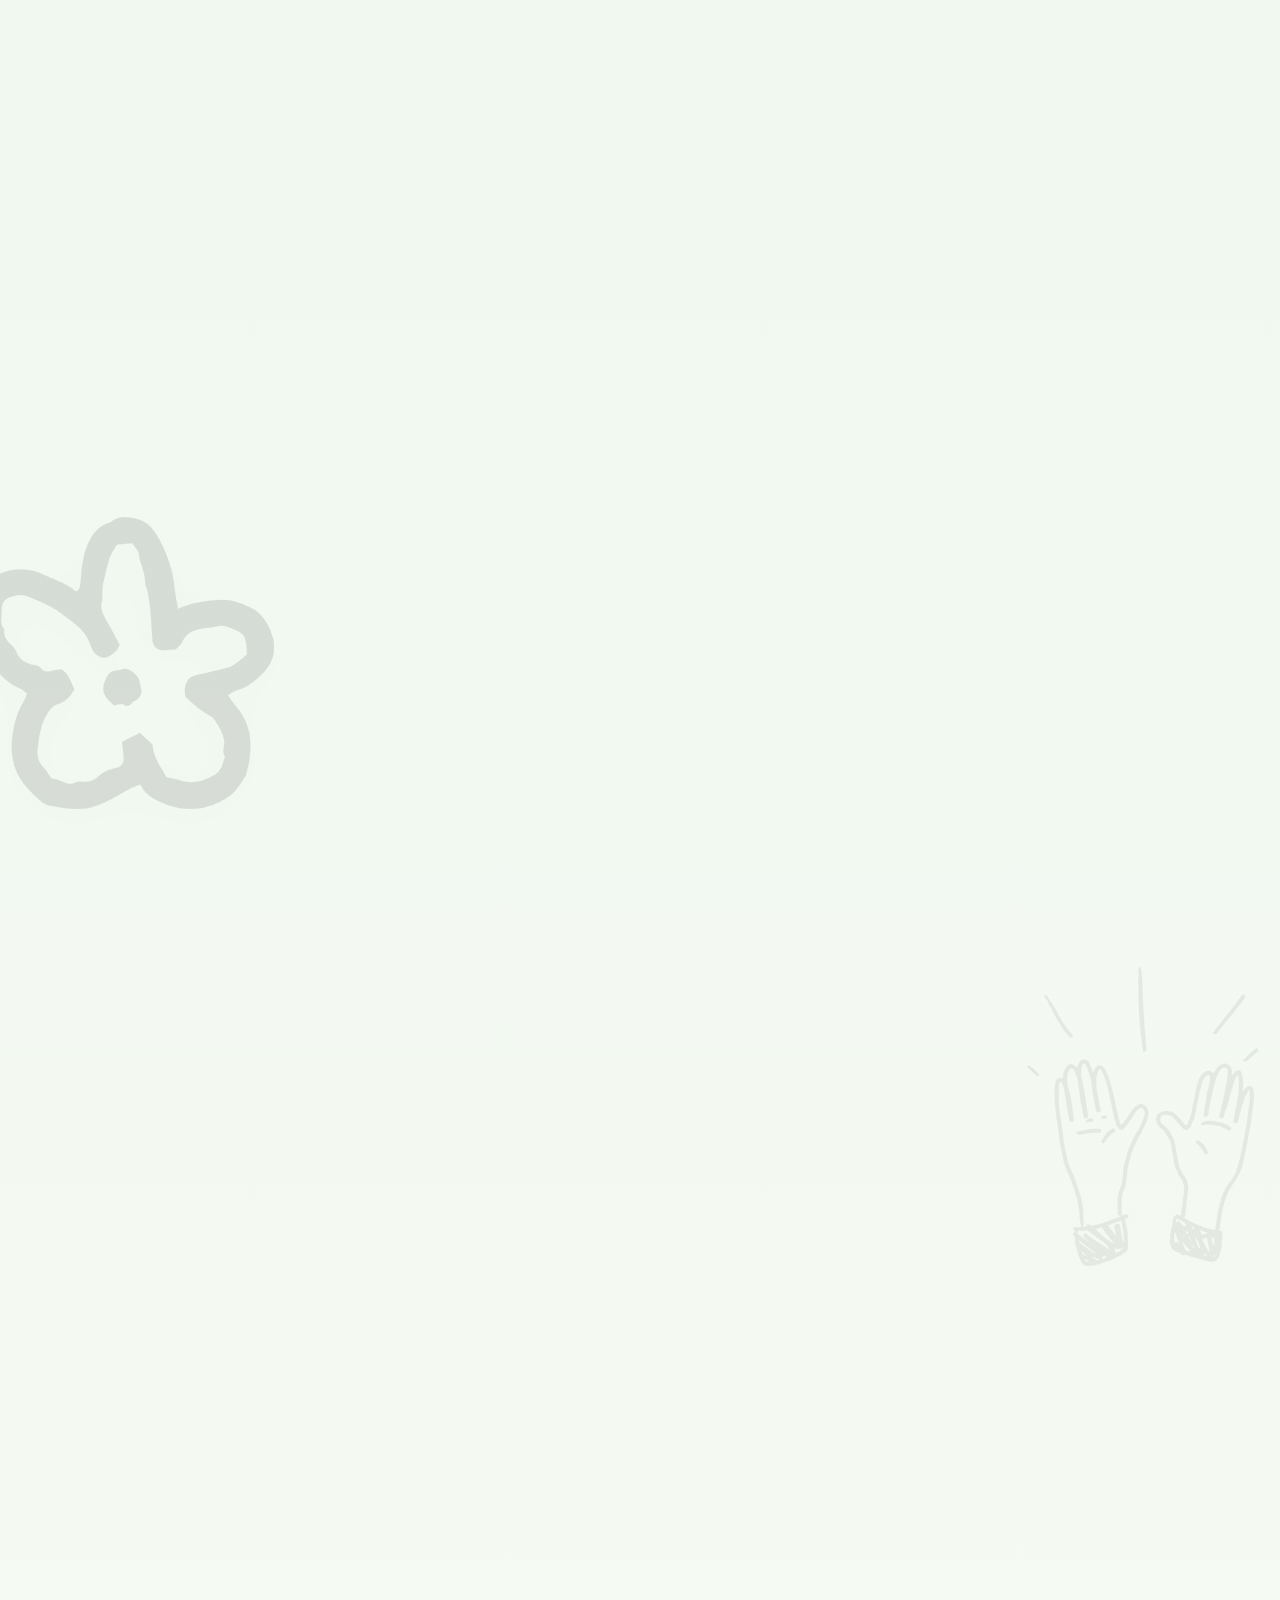
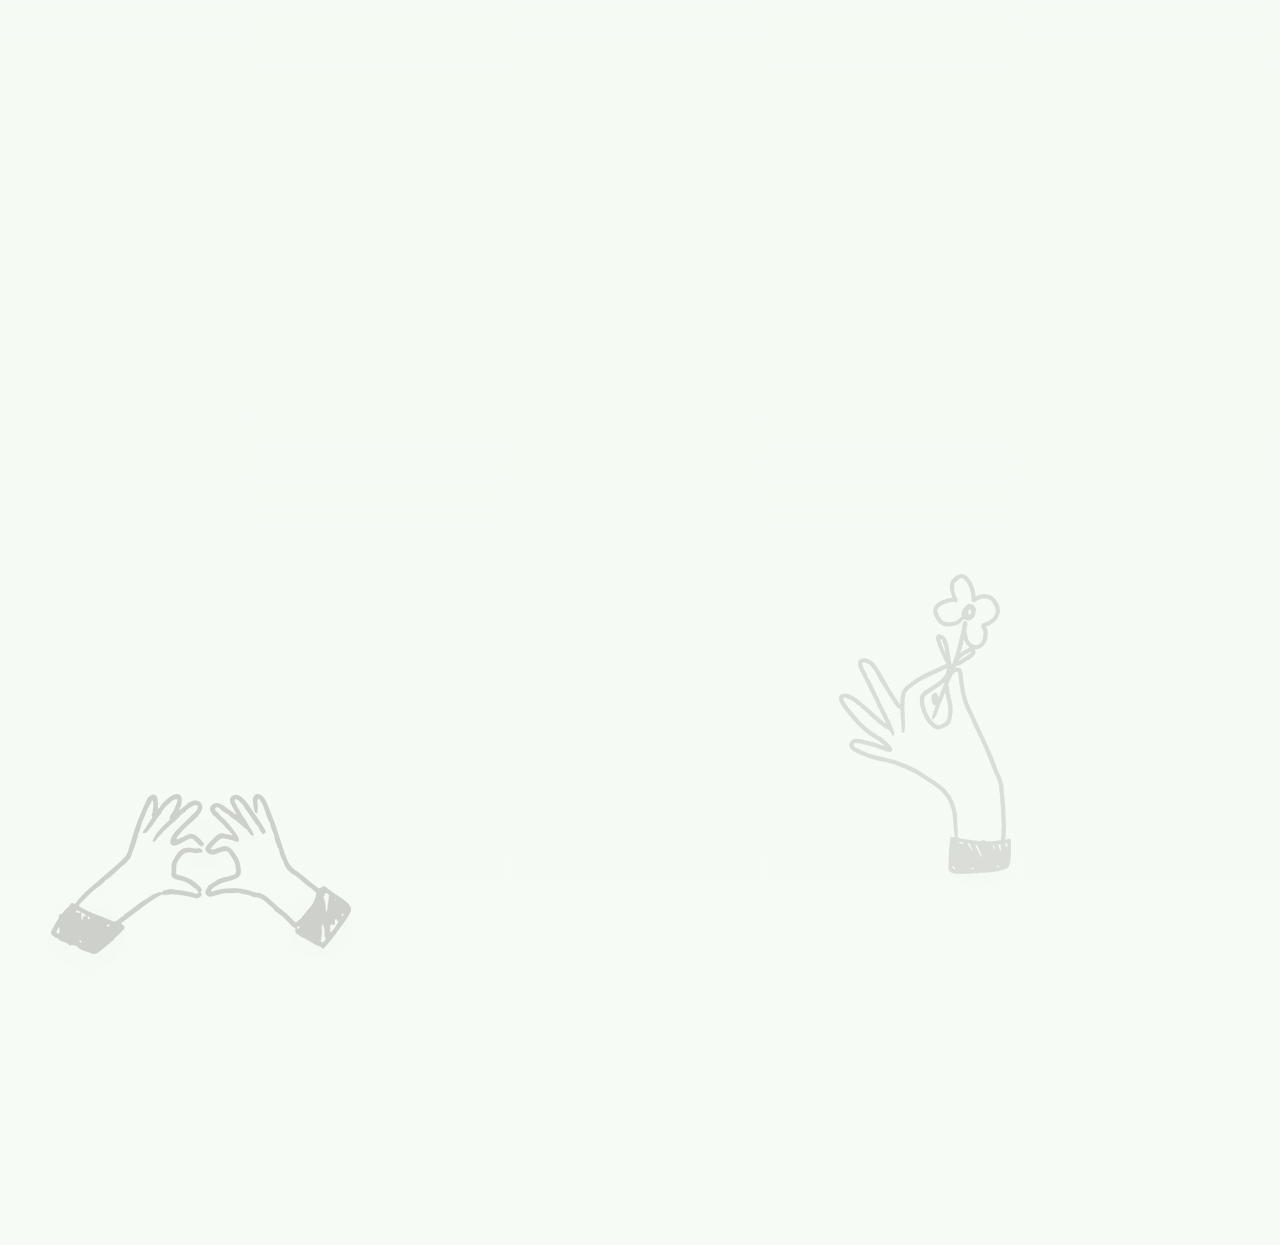
<file: projects/project-5.html>
<!DOCTYPE html>
<html lang="en">
<head>
  <meta charset="UTF-8" />
  <meta name="viewport" content="width=device-width, initial-scale=1.0" />
  <title>Blended Bond | Portfolio</title>

  <meta name="theme-color" content="#3a003f" />
  <meta name="apple-mobile-web-app-capable" content="yes" />
  <meta name="apple-mobile-web-app-status-bar-style" content="black-translucent" />
  <link rel="manifest" href="../manifest.webmanifest" />
  <link rel="icon" type="image/png" href="../assets/namepurple.png" />
  <link rel="apple-touch-icon" href="../assets/namepurple.png" />

  <link rel="preconnect" href="https://fonts.googleapis.com" />
  <link rel="preconnect" href="https://fonts.gstatic.com" crossorigin />
  <link
    href="https://fonts.googleapis.com/css2?family=Cormorant+Garamond:wght@400;500;600;700&family=Inter:wght@400;500;600;700&display=swap"
    rel="stylesheet"
  />

  <link rel="stylesheet" href="../styles.css?v=13" />
</head>
<body>
  <header class="site-header project-site-header blendedbond-site-header">
    <div class="global-brand">
      <a href="../index.html">
        <img
          src="../assets/bbname.png?v=20260425"
          alt="Laila"
          class="global-brand-logo"
        />
      </a>
    </div>

    <nav class="nav nav-icons">
      <a href="../index.html" aria-label="Home">
        <img src="../assets/homebb.png?v=20260425" alt="Home" class="header-icon" />
      </a>
      <a href="../about.html" aria-label="About">
        <img src="../assets/aboutbb.png?v=20260425" alt="About" class="header-icon" />
      </a>
      <a href="../contact.html" aria-label="Contact">
        <img src="../assets/contactbb.png?v=20260425" alt="Contact" class="header-icon" />
      </a>
    </nav>
  </header>

  <main class="project-page blendedbond-page">
    <div class="blendedbond-symbol-layer" aria-hidden="true">
      <img src="../assets/element1.png?v=20260425" alt="" class="blendedbond-symbol symbol-1 symbol-strong" />
      <img src="../assets/element2.png?v=20260425" alt="" class="blendedbond-symbol symbol-2 symbol-soft" />
      <img src="../assets/element3.png?v=20260425" alt="" class="blendedbond-symbol symbol-3 symbol-medium" />
      <img src="../assets/element4.png?v=20260425" alt="" class="blendedbond-symbol symbol-4 symbol-soft" />
      <img src="../assets/element5.png?v=20260425" alt="" class="blendedbond-symbol symbol-5 symbol-strong" />
      <img src="../assets/element2.png?v=20260425" alt="" class="blendedbond-symbol symbol-6 symbol-medium" />
      <img src="../assets/element4.png?v=20260425" alt="" class="blendedbond-symbol symbol-7 symbol-soft" />
      <img src="../assets/element1.png?v=20260425" alt="" class="blendedbond-symbol symbol-8 symbol-medium" />
      <img src="../assets/element3.png?v=20260425" alt="" class="blendedbond-symbol symbol-9 symbol-strong" />
    </div>
    <section class="project-hero blendedbond-hero">
      <img src="../assets/blendedbondbackdrop.png?v=20260425" alt="" class="project-hero-bg blendedbond-hero-bg" decoding="async" fetchpriority="high" />

      <div class="hero-content blendedbond-hero-content">
        <div class="blendedbond-top-actions">
          <a
            href="../assets/Blended Bond Planning Documents.pdf"
            target="_blank"
            class="pdf-download-btn"
          >
            View / Download PDF
          </a>
          <a
            href="https://blendedbond.com/"
            target="_blank"
            rel="noopener noreferrer"
            class="pdf-download-btn"
          >
            Visit Company Website
          </a>
        </div>

        <div class="hero-summary-row">
          <div class="hero-text-block">
            <p class="project-label">Senior Capstone / Strategy / Account Lead</p>
            <h1>Blended Bond</h1>
            <p class="hero-subtitle">
              A senior capstone campaign focused on clarifying Blended Bond as a communication tool for blended families, with my role centered on account leadership, project ownership, and strategic communication across two collaborating teams.
            </p>
          </div>
          <img src="../assets/Blended_Bond_Logo-06 (2).png" alt="Blended Bond logo" class="blendedbond-brandmark" />
        </div>
      </div>
    </section>

    <section class="section blendedbond-summary-grid">
      <div class="blendedbond-summary-card">
        <p class="eyebrow">Overview</p>
        <h3>What it is</h3>
        <p>
          Blended Bond is a guided conversation card tool designed to help blended families build stronger communication, trust, and emotional connection.
        </p>
      </div>

      <div class="blendedbond-summary-card">
        <p class="eyebrow">Role</p>
        <h3>What I led</h3>
        <p>
          I served as account lead and project owner across two senior capstone teams, guiding communication, client coordination, classroom working sessions, and overall project organization from strategy through delivery.
        </p>
      </div>

      <div class="blendedbond-summary-card">
        <p class="eyebrow">Focus</p>
        <h3>What we solved</h3>
        <p>
          Our work focused on clarifying the brand’s positioning, building trust, and making the product feel more credible and easy to understand.
        </p>
      </div>
    </section>

    <section class="section blendedbond-single-column">
      <div class="blendedbond-challenge-copy">
        <p class="eyebrow">The Challenge</p>
        <h2>Helping people see Blended Bond as a tool, not just a card game.</h2>
        <p>
          One of the biggest challenges was product perception. Because Blended Bond takes the form of conversation cards, some audiences may initially read it as a game, when its true purpose is to support communication and connection in blended households.
        </p>
        <p>
          Our strategy centered on making the brand feel practical, approachable, and emotionally credible while keeping the messaging clear and supportive.
        </p>
      </div>
      <div class="blendedbond-inline-download">
        <a
          href="../assets/Blended Bond Planning Documents.pdf"
          target="_blank"
          class="blendedbond-cta-btn"
        >
          View Full Capstone PDF
        </a>
      </div>
    </section>

    <section class="section blendedbond-two-column">
      <div class="blendedbond-text-panel">
        <p class="eyebrow">Strategy</p>
        <h2>A clearer, warmer, more trustworthy direction.</h2>
        <p>
          We positioned Blended Bond as a communication tool created specifically for blended families. The campaign leaned into warmth, reassurance, and everyday usability instead of entertainment alone.
        </p>
      </div>

      <div class="blendedbond-points-panel">
        <div class="blendedbond-point">
          <h3>Audience</h3>
          <p>Adults 30–50 in blended families, especially parents, stepparents, and co-parents.</p>
        </div>

        <div class="blendedbond-point">
          <h3>Objective</h3>
          <p>Increase awareness, strengthen trust, and build purchase intent.</p>
        </div>

        <div class="blendedbond-point">
          <h3>Key Message</h3>
          <p>Build a stronger family, one card at a time.</p>
        </div>
      </div>
    </section>

    <section class="section narrow blendedbond-leadership-block">
      <p class="eyebrow">Leadership</p>
      <h2>I led the capstone process as account lead and project owner across two teams.</h2>
      <p>
        As account lead for my senior capstone class, I helped guide the project from strategy through delivery. I led classroom working sessions, maintained organized communication, worked directly with the client, and kept the team aligned with both the client’s needs and the expectations of the university.
      </p>
      <p>
        My role was to create structure around the process so the work stayed clear, on schedule, and intentional. That meant setting expectations, keeping communication professional, writing and shaping messaging direction, coordinating feedback, and helping both teams move efficiently toward a final outcome that met deadlines while staying thoughtful and polished.
      </p>
    </section>

    <section class="section narrow blendedbond-reflection-block">
      <p class="eyebrow">Reflection</p>
      <h2>This project strengthened my leadership in strategy, writing, and client-facing work.</h2>
      <p>
        Blended Bond showed me how important organization, communication, writing, and accountability are in creative work. It reinforced my interest in roles where strategy, collaboration, client communication, and brand clarity all come together.
      </p>
    </section>

    <section class="section narrow blendedbond-disclaimer">
      <p class="eyebrow">Disclaimer</p>
      <p>
        This was a senior capstone project completed for class. My contribution focused on account leadership, project ownership, strategic communication, and writing support. I did not produce design work for Blended Bond as an employee or agency designer for the company.
      </p>
    </section>

    <section class="back-link section">
      <a href="../projects/projects.html">← Back to Projects</a>
    </section>
  </main>
  <script src="../projects.js?v=8"></script>
  <script src="../pwa.js?v=6"></script>
</body>
</html>
</file>
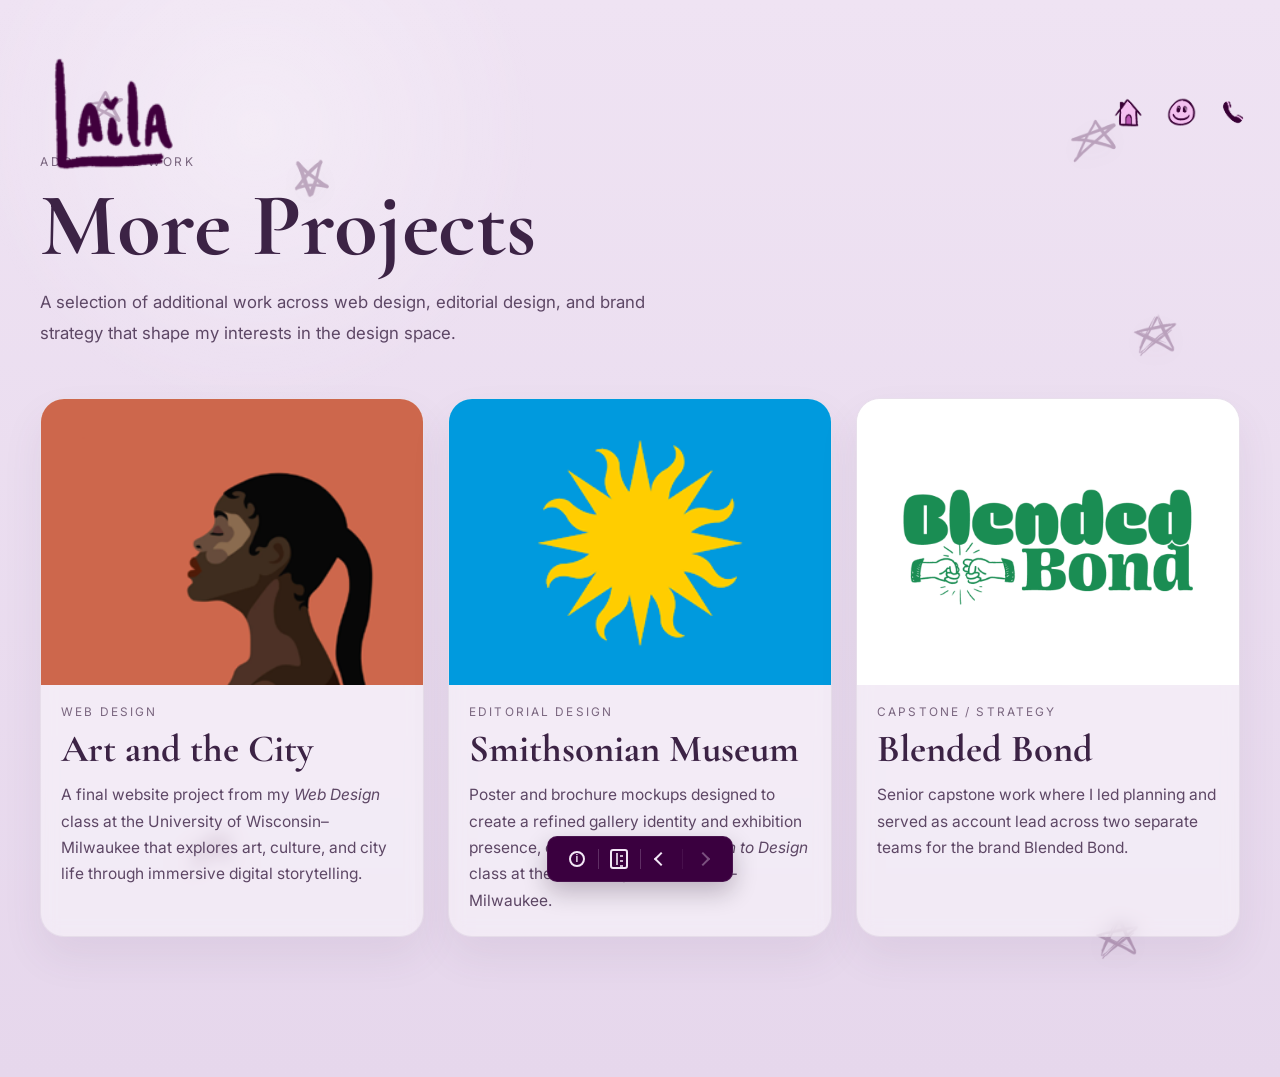
<file: projects/projects.html>
<!DOCTYPE html>
<html lang="en">
<head>
  <meta charset="UTF-8" />
  <meta name="viewport" content="width=device-width, initial-scale=1.0" />
  <title>More Projects | Portfolio</title>

  <link rel="preconnect" href="https://fonts.googleapis.com" />
  <link rel="preconnect" href="https://fonts.gstatic.com" crossorigin />
  <link
    href="https://fonts.googleapis.com/css2?family=Cormorant+Garamond:wght@400;500;600;700&family=Inter:wght@400;500;600;700&display=swap"
    rel="stylesheet"
  />

  <link rel="stylesheet" href="../styles.css?v=13" />
</head>
<body>
    
  <header class="site-header project-site-header more-projects-header">
    <div class="global-brand">
      <a href="index.html">
        <img
          src="../assets/mainnamedarkpurple.png?v=20260425"
          alt="Laila"
          class="global-brand-logo"
        />
      </a>
    </div>

    <nav class="nav nav-icons">
      <a href="../index.html" aria-label="Home">
        <img src="../assets/homeicon.png" alt="Home" class="header-icon" />
      </a>
      <a href="../about.html" aria-label="About">
        <img src="../assets/abouticon.png" alt="About" class="header-icon" />
      </a>
      <a href="../contact.html" aria-label="Contact">
        <img src="../assets/contact icon.png" alt="Contact" class="header-icon" />
      </a>
    </nav>
  </header>

  <main class="more-projects-page">

    <div class="twinkle-stars" aria-hidden="true">
        <img src="../assets/star1.png?v=20260425" alt="" class="twinkle-star star-a" />
        <img src="../assets/star2.png?v=20260425" alt="" class="twinkle-star star-b" />
        <img src="../assets/star3.png?v=20260425" alt="" class="twinkle-star star-c" />
        <img src="../assets/star4.png?v=20260425" alt="" class="twinkle-star star-d" />
        <img src="../assets/star1.png?v=20260425" alt="" class="twinkle-star star-e" />
        <img src="../assets/star2.png?v=20260425" alt="" class="twinkle-star star-f" />
        <img src="../assets/star3.png?v=20260425" alt="" class="twinkle-star star-g" />
        <img src="../assets/star4.png?v=20260425" alt="" class="twinkle-star star-h" />
    </div>

    <section class="more-projects-hero">
      <div class="more-projects-hero-inner">
        <p class="more-projects-label">Additional Work</p>
        <h1>More Projects</h1>
        <p class="more-projects-intro">
          A selection of additional work across web design, editorial design,
          and brand strategy that shape my interests in the design space.
        </p>
      </div>
    </section>

   <section class="file-grid-section">
  <div class="file-grid">

    <a href="../projects/project-3.html" class="file-card">
      <div class="file-thumb">
        <img src="../assets/artbackdrop.png" alt="Art and the City website preview" loading="lazy" decoding="async" />
      </div>
      <div class="file-meta">
        <p class="file-type">Web Design</p>
        <h2>Art and the City</h2>
        <p class="file-desc">
          A final website project from my <i>Web Design</i> class at the University of Wisconsin–Milwaukee that explores art, culture, and city life through immersive digital storytelling.
        </p>
      </div>
    </a>

    <a href="../projects/project-4.html" class="file-card">
      <div class="file-thumb">
        <img src="../assets/sunbackdrop.png" alt="Smithsonian museum poster and brochure preview" loading="lazy" decoding="async" />
      </div>
      <div class="file-meta">
        <p class="file-type">Editorial Design</p>
        <h2>Smithsonian Museum</h2>
        <p class="file-desc">
          Poster and brochure mockups designed to create a refined gallery identity and exhibition presence, created in my <i>Introduction to Design</i> class at the University of Wisconsin–Milwaukee.
        </p>
      </div>
    </a>

    <a href="../projects/project-5.html" class="file-card">
      <div class="file-thumb">
        <img src="../assets/blendedbondlogo.png" alt="Blended Bond capstone project preview" loading="lazy" decoding="async" />
      </div>
      <div class="file-meta">
        <p class="file-type">Capstone / Strategy</p>
        <h2>Blended Bond</h2>
        <p class="file-desc">
          Senior capstone work where I led planning and served as account lead across two separate teams for the brand Blended Bond.
        </p>
      </div>
    </a>

  </div>
</section>
  </main>
  <div class="bottom-dock-wrap projects-dock-wrap">
  <div class="dock-popout" id="projectsDockPopout">
    <div class="dock-popout-inner" id="projectsDockPopoutInner"></div>
  </div>

  <div class="bottom-dock projects-dock">
    <button class="dock-btn" id="projectsSocialBtn" aria-label="Socials">
      <span class="icon info-icon">i</span>
    </button>

    <button class="dock-btn" id="projectsNotebookBtn" aria-label="Media">
      <span class="icon notebook-icon"></span>
    </button>

    <button class="dock-btn" id="projectsPrevPageBtn" aria-label="Previous page">
      <span class="icon chevron left"></span>
    </button>

    <button class="dock-btn is-disabled" id="projectsNextPageBtn" aria-label="Next page">
        <span class="icon chevron right"></span>
    </button>
  </div>
</div>

<script>
  const projectsSocialBtn = document.getElementById("projectsSocialBtn");
  const projectsNotebookBtn = document.getElementById("projectsNotebookBtn");
  const projectsPrevPageBtn = document.getElementById("projectsPrevPageBtn");
  const projectsNextPageBtn = document.getElementById("projectsNextPageBtn");
  const projectsDockPopout = document.getElementById("projectsDockPopout");
  const projectsDockPopoutInner = document.getElementById("projectsDockPopoutInner");
  const RETURN_TO_DESK_KEY = "return-to-home-desk";

  function projectsNavigateWithSlide(url, direction = "left") {
    if (url === "../index.html") {
      sessionStorage.setItem(RETURN_TO_DESK_KEY, "true");
    }

    document.body.classList.remove("page-slide-out-left", "page-slide-out-right");
    document.body.classList.add(
      direction === "left" ? "page-slide-out-left" : "page-slide-out-right"
    );

    setTimeout(() => {
      window.location.href = url;
    }, 350);
  }

  document.querySelectorAll('a[href="../index.html"]').forEach((link) => {
    link.addEventListener("click", () => {
      sessionStorage.setItem(RETURN_TO_DESK_KEY, "true");
    });
  });

  function closeProjectsDockPopout() {
    projectsDockPopout.classList.remove("active");
    projectsDockPopoutInner.innerHTML = "";
  }

  function openProjectsSocialPopout() {
    projectsDockPopoutInner.innerHTML = `
      <div class="popout-socials">
        <a href="https://instagram.com/artxxlai" target="_blank" rel="noopener noreferrer" class="popout-social-link" aria-label="Instagram">
          <img src="../assets/logo1.png?v=20260425" alt="Instagram" />
        </a>
        <a href="https://www.linkedin.com/in/lailamonroe/" target="_blank" rel="noopener noreferrer" class="popout-social-link" aria-label="LinkedIn">
          <img src="../assets/logo2.png?v=20260425" alt="LinkedIn" />
        </a>
        </a>
       <a href="https://github.com/lailamonroe" target="_blank" rel="noopener noreferrer" class="popout-social-link" aria-label="LinkedIn">
        <img src="../assets/logo3.png?v=20260425" alt="Github" />
      </a>
      </div>
    `;
    projectsDockPopout.classList.add("active");
  }

  function openProjectsNotebookPopout() {
    projectsDockPopoutInner.innerHTML = `
      <div class="popout-note">
        <div class="popout-note-label">Brain Break</div>
        <div class="popout-note-title">Thoughts and Quotes</div>
        <div class="popout-note-text">
“The future belongs to those who believe in the beauty of their dreams.” — Eleanor Roosevelt        </div>
      </div>
    `;
    projectsDockPopout.classList.add("active");
  }

  projectsSocialBtn?.addEventListener("click", () => {
    const isOpen =
      projectsDockPopout.classList.contains("active") &&
      projectsDockPopoutInner.innerHTML.includes("popout-socials");

    if (isOpen) {
      closeProjectsDockPopout();
    } else {
      openProjectsSocialPopout();
    }
  });

  projectsNotebookBtn?.addEventListener("click", () => {
    const isOpen =
      projectsDockPopout.classList.contains("active") &&
      projectsDockPopoutInner.innerHTML.includes("popout-note");

    if (isOpen) {
      closeProjectsDockPopout();
    } else {
      openProjectsNotebookPopout();
    }
  });

  projectsPrevPageBtn?.addEventListener("click", () => {
    closeProjectsDockPopout();
    projectsNavigateWithSlide("../index.html", "right");
  });

  document.addEventListener("click", (event) => {
    const clickedInsideDock = event.target.closest(".projects-dock-wrap");
    if (!clickedInsideDock) {
      closeProjectsDockPopout();
    }
  });

  window.addEventListener("keydown", (event) => {
    if (event.key === "Escape") {
      closeProjectsDockPopout();
    }
  });
</script>

</body>
</html>
</file>
<file: styles.css>
* {
  margin: 0;
  padding: 0;
  box-sizing: border-box;
}

:root {
  --viewport-height: 100vh;
  --page-header-gap: 34px;
  --site-header-height: 84px;
  --site-header-height-mobile: 72px;
  --site-header-height-mobile-tight: 66px;
  --bg-dark-1: #35003d;
  --bg-dark-2: #220027;
  --bg-light-1: #efe3f3;
  --bg-light-2: #e6d7ec;
  --text-dark: #2b1830;
  --text-mid: #5d4765;
  --pill-purple: #3a003f;
  --pill-text: #f3e7f7;

  --project-bg: #111111;
  --project-bg-soft: #171717;
  --project-card: #1d1d1d;
  --project-text: #f4f0e8;
  --project-muted: #b7afa4;
  --project-line: rgba(255, 255, 255, 0.08);
  --project-accent: #d7c2a3;
  --project-max-width: 1300px;
  --project-narrow-width: 860px;
}

html {
  scroll-behavior: smooth;
}

@supports (height: 100dvh) {
  :root {
    --viewport-height: 100dvh;
  }
}

body {
  font-family: "Inter", sans-serif;
  background: var(--bg-light-1);
  color: var(--text-dark);
  overflow-x: hidden;
  animation: pageSlideIn 0.45s ease;
}

body:not(.home-page) {
  animation: none;
}

body.mobile-performance-mode {
  animation: none;
}

@keyframes pageSlideIn {
  from {
    opacity: 0;
    transform: translateX(40px);
  }
  to {
    opacity: 1;
    transform: translateX(0);
  }
}

body.page-slide-out-left {
  animation: pageSlideOutLeft 0.35s ease forwards;
}

body.page-slide-out-right {
  animation: pageSlideOutRight 0.35s ease forwards;
}

@keyframes pageSlideOutLeft {
  to {
    opacity: 0;
    transform: translateX(-60px);
  }
}

@keyframes pageSlideOutRight {
  to {
    opacity: 0;
    transform: translateX(60px);
  }
}

a {
  text-decoration: none;
  color: inherit;
}

button {
  font: inherit;
  border: none;
  background: none;
  cursor: pointer;
}

img {
  display: block;
  max-width: 100%;
}

/* =========================
   HEADER
========================= */

.site-header {
  position: fixed;
  inset: 0 0 auto 0;
  z-index: 1000;
  padding: 22px 30px;
  min-height: var(--site-header-height);
  display: flex;
  justify-content: space-between;
  align-items: center;
  overflow: visible;
  isolation: isolate;
  opacity: 1;
  transform: translateY(0);
  pointer-events: auto;
  transition: opacity 0.25s ease, transform 0.25s ease;
}

body:not(.home-page) .site-header {
  position: fixed !important;
  inset: 0 0 auto 0 !important;
  width: 100% !important;
  margin: 0 !important;
  background: transparent !important;
  border: 0 !important;
  backdrop-filter: none !important;
  transform: none !important;
  opacity: 1 !important;
  pointer-events: auto !important;
}

body:not(.home-page) .site-header::after {
  content: none !important;
}

body.about-page .site-header,
body.contact-page .site-header,
.more-projects-header {
  --header-fill: transparent;
}

.project-site-header,
.poppi-site-header,
.city-site-header,
.smithsonian-site-header,
.blendedbond-site-header {
  --header-fill: transparent;
}

body.home-page .site-header {
  opacity: 0;
  transform: translateY(-12px);
  pointer-events: none;
}

body.home-page.show-header .site-header {
  opacity: 1;
  transform: translateY(0);
  pointer-events: auto;
}

.global-brand {
  display: flex;
  align-items: center;
}

.global-brand-logo {
  width: min(180px, 22vw);
  height: auto;
}

.nav {
  display: flex;
  gap: 24px;
  font-size: 0.95rem;
  color: var(--text-dark);
}

.nav a:hover {
  opacity: 0.68;
}

.nav a.active {
  opacity: 0.72;
}

/* =========================
   HOME SEQUENCE
========================= */

.scroll-sequence {
  height: 360vh;
  position: relative;
}

.sequence-sticky {
  position: sticky;
  top: 0;
  height: var(--viewport-height);
  overflow: hidden;
}

.bg-layer {
  position: absolute;
  inset: 0;
  transition: opacity 0.18s linear;
  will-change: opacity;
}

.bg-dark {
  z-index: 0;
  background:
    radial-gradient(circle at 50% 18%, rgba(255, 255, 255, 0.06), transparent 24%),
    linear-gradient(180deg, var(--bg-dark-1) 0%, #2d0034 50%, var(--bg-dark-2) 100%);
  opacity: 1;
}

.bg-light {
  z-index: 1;
  background:
    radial-gradient(circle at 50% 18%, rgba(255, 255, 255, 0.35), transparent 24%),
    linear-gradient(180deg, var(--bg-light-1) 0%, var(--bg-light-2) 100%);
  opacity: 0;
}

.phase {
  position: absolute;
  inset: 0;
  will-change: opacity, transform;
}

body.mobile-performance-mode .scroll-sequence {
  height: 260vh;
}

body.mobile-performance-mode .bg-dark {
  background: linear-gradient(180deg, var(--bg-dark-1) 0%, #2d0034 50%, var(--bg-dark-2) 100%);
}

body.mobile-performance-mode .bg-light {
  background: linear-gradient(180deg, var(--bg-light-1) 0%, var(--bg-light-2) 100%);
}

body.mobile-performance-mode .bg-layer,
body.mobile-performance-mode .phase,
body.mobile-performance-mode .welcome-wrap,
body.mobile-performance-mode .scene-track {
  will-change: auto;
}

body.mobile-performance-mode .bg-layer {
  transition: none;
}

body.mobile-performance-mode .phase-logo,
body.mobile-performance-mode .scene-track {
  transform: none;
}

body.mobile-performance-mode .intro-scroll-prompt {
  backdrop-filter: none;
}

body.mobile-performance-mode .intro-scroll-prompt-star,
body.mobile-performance-mode .folder-icon,
body.mobile-performance-mode .scene-image {
  filter: none;
}

body.mobile-performance-mode .desktop-folder,
body.mobile-performance-mode .dock-btn,
body.mobile-performance-mode .popout-social-link {
  transition: none;
}

body.mobile-performance-mode .cursor,
body.mobile-performance-mode .star {
  animation: none;
}

body.mobile-performance-mode .star {
  filter: none;
  will-change: auto;
}

body.mobile-performance-mode .star-5,
body.mobile-performance-mode .star-6,
body.mobile-performance-mode .star-7 {
  display: none;
}

/* Phase 1 */

.phase-logo {
  z-index: 4;
  display: flex;
  align-items: center;
  justify-content: center;
}

.intro-scroll-prompt {
  position: absolute;
  left: 50%;
  bottom: clamp(36px, 7vh, 68px);
  transform: translateX(-50%);
  z-index: 5;
  display: inline-flex;
  align-items: center;
  gap: 0.7rem;
  padding: 0.45rem 0.8rem;
  border-radius: 999px;
  background: rgba(255, 255, 255, 0.06);
  border: 1px solid rgba(255, 255, 255, 0.05);
  backdrop-filter: blur(4px);
  opacity: 0.38;
  pointer-events: none;
}

.intro-scroll-prompt p {
  margin: 0;
  color: rgba(243, 231, 247, 0.88);
  font-size: 0.68rem;
  letter-spacing: 0.2em;
  text-transform: uppercase;
}

.intro-scroll-prompt-star {
  width: 16px;
  height: 16px;
  object-fit: contain;
  opacity: 0.68;
  filter: drop-shadow(0 0 8px rgba(255, 255, 255, 0.16));
}

.logo-cycle-wrap {
  position: relative;
  width: min(420px, 56vw);
  aspect-ratio: 1 / 0.6;
  display: flex;
  align-items: center;
  justify-content: center;
}

.cycle-logo {
  position: absolute;
  width: 100%;
  opacity: 0;
  transform: scale(0.98);
  transition: opacity 0.18s ease, transform 0.18s ease;
  filter: drop-shadow(0 12px 30px rgba(0, 0, 0, 0.18));
}

.cycle-logo.active {
  opacity: 1;
  transform: scale(1);
}

/* Phase 2 */

.phase-stars {
  z-index: 5;
  opacity: 0;
  pointer-events: none;
}

.stars-layer {
  position: absolute;
  inset: 0;
}

.star {
  position: absolute;
  width: clamp(72px, 8vw, 150px);
  opacity: 0;
  transform: translateY(60px) scale(0.8) rotate(0deg);
  filter:
    brightness(0.82)
    drop-shadow(0 0 0 rgba(255, 255, 255, 0))
    drop-shadow(0 0 6px rgba(255, 255, 255, 0.05));
  will-change: transform, opacity, filter;
  animation: homepageTwinkle 1.9s ease-in-out infinite;
}

.star-1 {
  top: 8%;
  left: 7%;
  animation-delay: 0s;
}

.star-2 {
  top: 10%;
  right: 8%;
  animation-delay: 0.35s;
}

.star-3 {
  top: 58%;
  left: 9%;
  animation-delay: 0.7s;
}

.star-4 {
  bottom: 12%;
  right: 10%;
  animation-delay: 1.05s;
}

.star-5 {
  bottom: 11%;
  left: 24%;
  width: clamp(90px, 10vw, 170px);
  animation-delay: 0.5s;
}

.star-6 {
  top: 23%;
  left: 16%;
  width: clamp(70px, 7vw, 110px);
  animation-delay: 0.9s;
}

.star-7 {
  top: 24%;
  right: 16%;
  width: clamp(90px, 8vw, 130px);
  animation-delay: 1.3s;
}

@keyframes homepageTwinkle {
  0%, 100% {
    filter:
      brightness(0.78)
      drop-shadow(0 0 0 rgba(255, 255, 255, 0))
      drop-shadow(0 0 6px rgba(255, 255, 255, 0.06));
  }
  50% {
    filter:
      brightness(1.75)
      drop-shadow(0 0 10px rgba(255, 255, 255, 0.72))
      drop-shadow(0 0 22px rgba(255, 255, 255, 0.38));
  }
}

.welcome-wrap {
  position: absolute;
  inset: 0;
  display: grid;
  place-items: center;
  text-align: center;
  padding: 24px;
  z-index: 2;
  color: var(--text-dark);
  transform: translateY(-120px);
  will-change: opacity, transform;
}

.eyebrow {
  font-size: 0.74rem;
  letter-spacing: 0.28em;
  text-transform: uppercase;
  margin-bottom: 16px;
  color: var(--text-mid);
}

.typing-line {
  font-family: "Cormorant Garamond", serif;
  font-size: clamp(2.6rem, 6vw, 5.8rem);
  line-height: 0.95;
  font-weight: 600;
  color: #3c2345;
  min-height: 1.1em;
}

.cursor {
  display: inline-block;
  margin-left: 4px;
  color: #5a4060;
  animation: blink 0.9s steps(1) infinite;
}

@keyframes blink {
  50% {
    opacity: 0;
  }
}

/* Phase 3 */

.phase-desk {
  z-index: 6;
  opacity: 0;
}

.scene-window {
  position: absolute;
  inset: 0;
  display: flex;
  align-items: center;
  justify-content: center;
  overflow: visible;
}

.scene-track {
  position: absolute;
  left: 50%;
  top: 42%;
   width: min(760px, 62vw);
  height: auto;
  transform: translate(-50%, -50%) scale(1);
  transform-origin: center center;
  opacity: 0;
  will-change: transform, opacity;
}

.scene-image {
  width: 100%;
  height: auto;
  user-select: none;
  pointer-events: none;
}

/* monitor desktop folders */

.monitor-desktop {
  position: absolute;
  left: 50%;
  top: 66%;
  width: 34%;
  height: 24%;
  transform: translate(-50%, -50%);
  z-index: 4;
  pointer-events: none;
  display: flex;
  justify-content: space-evenly;
  align-items: flex-start;
  padding-top: 6%;
}

.desktop-folder {
  pointer-events: auto;
  width: 22%;
  display: flex;
  flex-direction: column;
  align-items: center;
  gap: 6px;
  text-align: center;
  text-decoration: none;
  color: #f3e7f7;
  transition: transform 0.18s ease, opacity 0.18s ease;
  -webkit-tap-highlight-color: transparent;
}

.desktop-folder:hover {
  transform: translateY(-4px) scale(1.03);
  opacity: 0.92;
}

.folder-icon {
  width: 100%;
  max-width: 62px;
  height: auto;
  filter: drop-shadow(0 8px 10px rgba(0, 0, 0, 0.22));
}

.desktop-folder span {
  font-size: 0.78rem;
  line-height: 1.1;
  font-weight: 600;
  letter-spacing: 0.03em;
  text-shadow: 0 2px 10px rgba(0, 0, 0, 0.35);
}

/* =========================
   BOTTOM DOCK
========================= */

.bottom-dock-wrap {
  position: fixed;
  left: 50%;
  bottom: 18px;
  transform: translateX(-50%);
  z-index: 999;
  opacity: 0;
  pointer-events: none;
  transition: opacity 0.25s ease, transform 0.25s ease;
}

body.show-header .bottom-dock-wrap {
  opacity: 1;
  pointer-events: auto;
  transform: translateX(-50%) translateY(0);
}

.bottom-dock {
  display: flex;
  align-items: center;
  gap: 0;
  background: #3a003f;
  border: 1px solid rgba(255, 255, 255, 0.08);
  border-radius: 10px;
  padding: 5px 8px;
  box-shadow: 0 10px 24px rgba(20, 0, 24, 0.24);
}

.dock-btn {
  width: 42px;
  height: 34px;
  border: none;
  background: transparent;
  color: #f3e7f7;
  display: flex;
  align-items: center;
  justify-content: center;
  cursor: pointer;
  position: relative;
  -webkit-tap-highlight-color: transparent;
}

.dock-btn + .dock-btn::before {
  content: "";
  position: absolute;
  left: 0;
  top: 7px;
  bottom: 7px;
  width: 1px;
  background: rgba(243, 231, 247, 0.2);
}

.dock-btn:hover {
  opacity: 0.82;
}

.dock-btn.is-disabled {
  opacity: 0.35;
  pointer-events: none;
}

.icon {
  display: inline-block;
  position: relative;
}

.info-icon {
  width: 16px;
  height: 16px;
  border: 2px solid #f3e7f7;
  border-radius: 50%;
  font-size: 10px;
  font-weight: 700;
  line-height: 12px;
  text-align: center;
  font-family: Arial, sans-serif;
}

.notebook-icon {
  width: 18px;
  height: 20px;
  border: 2px solid #f3e7f7;
  border-radius: 3px;
  position: relative;
}

.notebook-icon::before {
  content: "";
  position: absolute;
  top: 2px;
  bottom: 2px;
  left: 4px;
  width: 2px;
  background: #f3e7f7;
  opacity: 0.8;
}

.notebook-icon::after {
  content: "";
  position: absolute;
  top: 4px;
  left: 8px;
  right: 3px;
  height: 2px;
  background: #f3e7f7;
  box-shadow: 0 5px 0 #f3e7f7, 0 10px 0 #f3e7f7;
  opacity: 0.8;
}

.chevron {
  width: 10px;
  height: 10px;
  border-top: 2px solid #f3e7f7;
  border-right: 2px solid #f3e7f7;
}

.chevron.left {
  transform: rotate(-135deg);
}

.chevron.right {
  transform: rotate(45deg);
}

.dock-popout {
  position: absolute;
  left: 50%;
  bottom: 52px;
  transform: translateX(-50%) translateY(10px) scale(0.96);
  min-width: 220px;
  max-width: 340px;
  opacity: 0;
  pointer-events: none;
  transition: opacity 0.22s ease, transform 0.22s ease;
}

.dock-popout.active {
  opacity: 1;
  pointer-events: auto;
  transform: translateX(-50%) translateY(0) scale(1);
}

.dock-popout-inner {
  background: rgba(58, 0, 63, 0.96);
  border: 1px solid rgba(255, 255, 255, 0.08);
  border-radius: 14px;
  box-shadow: 0 16px 34px rgba(20, 0, 24, 0.24);
  padding: 10px;
}

.popout-socials {
  display: flex;
  align-items: center;
  gap: 10px;
}

.popout-social-link {
  width: 58px;
  height: 58px;
  border-radius: 12px;
  background: rgba(255, 255, 255, 0.07);
  display: flex;
  align-items: center;
  justify-content: center;
  transition: transform 0.18s ease, background 0.18s ease;
}

.popout-social-link:hover {
  transform: translateY(-3px);
  background: rgba(255, 255, 255, 0.12);
}

.popout-social-link img {
  width: 26px;
  height: 26px;
  object-fit: contain;
}

.popout-note {
  padding: 6px 4px;
}

.popout-note-label {
  font-size: 0.64rem;
  letter-spacing: 0.22em;
  color: rgba(243, 231, 247, 0.62);
  margin-bottom: 8px;
}

.popout-note-title {
  font-family: "Cormorant Garamond", serif;
  font-size: 1.65rem;
  line-height: 0.95;
  color: #f3e7f7;
  margin-bottom: 8px;
}

.popout-note-text {
  font-size: 0.9rem;
  line-height: 1.55;
  color: rgba(243, 231, 247, 0.78);
}

/* =========================
   ABOUT PAGE
========================= */

.about-page {
  min-height: 100vh;
  background:
    radial-gradient(circle at 20% 20%, rgba(255, 255, 255, 0.3), transparent 24%),
    linear-gradient(180deg, var(--bg-light-1) 0%, var(--bg-light-2) 100%);
}

.about-main {
  position: relative;
  min-height: 100vh;
  padding: calc(120px + var(--page-header-gap)) 52px 110px 56px;
  overflow: clip;
}

.about-stars {
  position: absolute;
  inset: 0;
  pointer-events: none;
  z-index: 0;
}

.about-star {
  width: clamp(52px, 5vw, 82px);
  opacity: 0.28;
}

.about-star-a {
  top: 10%;
  left: 10%;
}

.about-star-b {
  top: 18%;
  right: 8%;
}

.about-star-c {
  bottom: 16%;
  left: 18%;
}

.about-star-d {
  bottom: 12%;
  right: 12%;
}

.about-star-e {
  top: 44%;
  left: 6%;
}

.about-star-f {
  top: 58%;
  right: 6%;
}

.about-hero {
  position: relative;
  z-index: 1;
  min-height: calc(100vh - 180px);
  display: grid;
  grid-template-columns: minmax(320px, 620px) minmax(460px, 920px);
  align-items: center;
  justify-content: space-between;
  gap: clamp(28px, 4vw, 64px);
}

.about-copy-panel {
  max-width: 640px;
  padding-left: 8px;
  padding-right: 24px;
  min-width: 0;
}

.about-panel-label {
  font-size: 0.72rem;
  letter-spacing: 0.24em;
  text-transform: uppercase;
  color: #7a667f;
  margin-bottom: 14px;
}

.about-panel-title {
  font-family: "Cormorant Garamond", serif;
  font-size: clamp(2.4, 4vw, 4.4rem);
  line-height: 0.92;
  color: #3c2345;
  margin-bottom: 20px;
}

.about-panel-text {
  font-size: 1rem;
  line-height: 1.8;
  color: var(--text-mid);
  max-width: none;
  width: 100%;
}

.about-scene {
  display: flex;
  flex-direction: column;
  align-items: center;
  justify-content: center;
  width: 100%;
  padding-left: 0;
  min-width: 0;
}

.about-scene-prompt {
  display: inline-flex;
  align-items: center;
  gap: 0.7rem;
  margin-bottom: 1rem;
  color: #5d4765;
  font-size: 0.76rem;
  letter-spacing: 0.12em;
  text-transform: uppercase;
}

.about-scene-prompt p {
  margin: 0;
  color: inherit;
}

.about-scene-prompt-star {
  width: 20px;
  height: 20px;
  object-fit: contain;
}

.about-scene-track {
  position: relative;
  width: min(100%, 920px);
  max-width: 920px;
  margin-inline: auto;
}

.about-scene-image {
  width: 100%;
  height: auto;
  display: block;
  user-select: none;
  pointer-events: none;
  filter: drop-shadow(0 24px 36px rgba(82, 49, 91, 0.14));
}

/* Invisible hover areas */

.frame-hotspot {
  position: absolute;
  background: transparent;
  border: none;
  outline: none;
  box-shadow: none;
  cursor: pointer;
  border-radius: 0;
  z-index: 5;
  transform: none;
  padding: 0;
  -webkit-tap-highlight-color: transparent;
  touch-action: manipulation;
}

.frame-hotspot:hover,
.frame-hotspot:focus,
.frame-hotspot:focus-visible,
.frame-hotspot:active {
  background: transparent;
  border: none;
  outline: none;
  box-shadow: none;
  transform: none;
}

.frame-hotspot span {
  display: none;
}

.sr-only {
  position: absolute;
  width: 1px;
  height: 1px;
  padding: 0;
  margin: -1px;
  overflow: hidden;
  clip: rect(0, 0, 0, 0);
  white-space: nowrap;
  border: 0;
}

/* About hotspot positions */

.frame-one {
  left: 17%;
  top: 18%;
  width: 12%;
  height: 24%;
}

.frame-two {
  left: 33%;
  top: 15%;
  width: 12%;
  height: 24%;
}

.frame-three {
  left: 51%;
  top: 22%;
  width: 12%;
  height: 24%;
}

.frame-four {
  left: 31%;
  top: 54%;
  width: 12%;
  height: 24%;
}

.frame-five {
  left: 50%;
  top: 61%;
  width: 12%;
  height: 24%;
}

.frame-six {
  left: 72%;
  top: 36%;
  width: 12%;
  height: 24%;
}

/* =========================
   PROJECT PAGE — GLOBAL
========================= */

.project-site-header {
  position: fixed !important;
  top: 0 !important;
  right: 0 !important;
  left: 0 !important;
  opacity: 1;
  transform: translateY(0);
  pointer-events: auto;
  transition: none !important;
}

.project-site-header .nav {
  color: var(--project-text);
}

.project-site-header .nav a.active {
  opacity: 0.72;
}

.project-site-header .global-brand-logo {
  filter: brightness(1.15);
}

.project-page {
  width: 100%;
  min-height: 100vh;
  background: var(--project-bg);
  color: var(--project-text);
  font-family: "Inter", sans-serif;
  line-height: 1.6;
}

.project-page * {
  box-sizing: border-box;
}

.project-page img {
  width: 100%;
  display: block;
  object-fit: cover;
}

.project-page a {
  color: var(--project-text);
  text-decoration: none;
}

.project-page .section {
  width: min(100%, var(--project-max-width));
  margin: 0 auto;
  padding: 5rem 2rem;
  content-visibility: auto;
  contain-intrinsic-size: 900px;
}

.project-page .narrow {
  width: min(100%, var(--project-narrow-width));
}

.project-page .eyebrow {
  font-size: 0.8rem;
  text-transform: uppercase;
  letter-spacing: 0.15em;
  color: var(--project-accent);
  margin-bottom: 1rem;
}

.project-page h1,
.project-page h2,
.project-page h3 {
  font-family: "Cormorant Garamond", serif;
  font-weight: 600;
  line-height: 0.95;
  margin: 0;
}

.project-page h1 {
  font-size: clamp(4rem, 10vw, 8rem);
  letter-spacing: -0.04em;
}

.project-page h2 {
  font-size: clamp(2.5rem, 5vw, 4.5rem);
  margin-bottom: 1.5rem;
}

.project-page h3 {
  font-size: 1.7rem;
  margin-bottom: 0.8rem;
}

.project-page p {
  font-size: 1rem;
  color: var(--project-text);
  max-width: 70ch;
  margin: 0;
}

.project-page p + p {
  margin-top: 1.2rem;
}

/* project hero */
.project-hero {
  position: relative;
  min-height: 100vh;
  display: flex;
  align-items: flex-end;
  padding: calc(3rem + var(--page-header-gap)) 2rem 3rem;
  overflow: hidden;
}

.project-hero,
.project-page .back-link {
  content-visibility: visible;
  contain-intrinsic-size: auto;
}

.project-hero-bg {
  position: absolute;
  inset: 0;
  width: 100%;
  height: 100%;
  object-fit: cover;
  z-index: 0;
}

.project-hero::after {
  content: "";
  position: absolute;
  inset: 0;
  background: linear-gradient(rgba(3, 5, 4, 0.45), rgba(3, 5, 4, 0.8));
  z-index: 1;
}

.project-hero .hero-content {
  position: relative;
  z-index: 2;
  width: min(100%, var(--project-max-width));
  margin: 0 auto;
  padding-bottom: 2rem;
}

.project-hero .project-label {
  text-transform: uppercase;
  letter-spacing: 0.16em;
  font-size: 0.8rem;
  color: var(--project-accent);
  margin-bottom: 1.2rem;
}

.project-hero .hero-subtitle {
  margin-top: 1.5rem;
  max-width: 700px;
  font-size: 1.1rem;
  color: var(--project-muted);
}

/* project intro */

.project-intro {
  display: grid;
  grid-template-columns: 1.4fr 0.9fr;
  gap: 3rem;
  align-items: start;
}

.project-intro .meta-card {
  background: var(--project-card);
  border: 1px solid var(--project-line);
  border-radius: 22px;
  padding: 2rem;
}

.project-intro .meta-card h3 {
  margin-bottom: 1.2rem;
}

.project-intro .meta-card ul {
  list-style: none;
  margin: 0;
  padding: 0;
}

.project-intro .meta-card li {
  display: flex;
  justify-content: space-between;
  gap: 1rem;
  padding: 0.9rem 0;
  border-bottom: 1px solid var(--project-line);
  color: var(--project-muted);
  font-size: 0.98rem;
}

.project-intro .meta-card li:last-child {
  border-bottom: none;
}

.project-intro .meta-card span {
  color: var(--project-text);
  font-weight: 600;
}

.full-image img {
  border-radius: 28px;
  min-height: 600px;
}

.text-block {
  text-align: left;
}

.hero-corner-logo {
  position: absolute;
  top: 70%;
  right: 30%;
  width: 150px;
  height: 150px;
  object-fit: contain;
  z-index: 2;
  opacity: 0.95;
}

.hero-corner-logo {
  width: 220px !important;
  height: 220px !important;
  max-width: 220px;
  object-fit: contain !important;
}

/* campaign gallery */

.campaign-grid-custom {
  display: grid;
  grid-template-columns: 1.08fr 0.92fr;
  gap: 22px;
  width: min(94vw, 1320px);
  margin: 0 auto;
  align-items: start;
}

.campaign-col {
  display: grid;
  gap: 22px;
  align-content: start;
}

.campaign-col-left {
  grid-template-rows: auto auto;
}

.campaign-col-right {
  grid-template-rows: auto auto;
}

.campaign-grid-custom .grid-item {
  overflow: hidden;
  border-radius: 24px;
  background: transparent;
  width: 100%;
}


.campaign-grid-custom .grid-item img {
  width: 100%;
  height: 100%;
  display: block;
  object-fit: cover;
}

/* shapes */
.card-billboard {
  aspect-ratio: 1.65 / 1;
}

.card-laptop {
  aspect-ratio: 1.25 / 1;
  max-width: 100%;
  justify-self: start;
}


.card-social {
  aspect-ratio: 0.72 / 1;
  max-width: 110%;
  margin: 0 auto;
}

.card-print {
  aspect-ratio: 0.82 / 1.18;
}

/* slightly bigger print ad */
.featured-print {
  aspect-ratio: 0.82 / 1.28;
}

@media (max-width: 1024px) {
  .project-hero,
  .poppi-hero,
  .city-hero,
  .smithsonian-hero,
  .blendedbond-hero {
    min-height: auto;
    padding: 8.5rem 1.8rem 3rem;
    align-items: flex-start;
  }

  .project-hero .hero-content,
  .poppi-hero .hero-content,
  .city-hero .hero-content,
  .smithsonian-hero .hero-content,
  .blendedbond-hero .hero-content {
    width: min(100%, 38rem);
    margin: 0;
    padding-bottom: 0;
    text-align: left;
  }

  .project-hero .project-label,
  .poppi-hero .project-label,
  .city-hero .project-label,
  .smithsonian-hero .project-label,
  .blendedbond-hero .project-label {
    max-width: 26rem;
    margin-bottom: 0.9rem;
  }

  .project-hero .hero-subtitle,
  .poppi-hero .hero-subtitle,
  .city-hero .hero-subtitle,
  .smithsonian-hero .hero-subtitle,
  .blendedbond-hero .hero-subtitle,
  .poppi-hero .hero-copy,
  .smithsonian-hero .hero-copy {
    max-width: 32rem;
    font-size: 1rem;
    line-height: 1.65;
  }

  .project-page h1 {
    font-size: clamp(3.2rem, 10vw, 5.2rem);
    line-height: 0.92;
    max-width: 9ch;
  }

  .hero-corner-logo {
    top: 8.5rem;
    right: 1.8rem;
    width: clamp(92px, 15vw, 130px) !important;
    height: auto !important;
    max-width: 24vw;
    opacity: 0.92;
  }

  .poppi-corner-logo {
    top: 8.2rem;
    right: 1.8rem;
    bottom: auto;
    width: clamp(104px, 18vw, 168px) !important;
    height: auto !important;
  }

  .smithsonian-corner-logo {
    top: 8.4rem !important;
    right: 1.8rem !important;
    bottom: auto !important;
    width: clamp(84px, 13vw, 118px) !important;
  }

  .campaign-grid-custom {
    grid-template-columns: 1fr;
    width: min(100%, 900px);
  }

  .takeaway-showcase {
    grid-template-columns: 1fr;
    gap: 1.5rem;
    align-items: start;
  }

  .takeaway-image {
    order: 2;
    width: min(100%, 420px);
    justify-self: start;
  }

  .takeaway-text {
    order: 1;
    width: 100%;
    max-width: 42rem;
  }

  .takeaway-image img {
    width: 100%;
    min-height: auto;
  }

  .campaign-col {
    gap: 18px;
  }

  .card-billboard,
  .card-laptop,
  .card-social,
  .card-print,
  .featured-print {
    aspect-ratio: auto;
  }
}

@media (max-width: 760px) {
  .project-hero,
  .poppi-hero,
  .city-hero,
  .smithsonian-hero,
  .blendedbond-hero {
    min-height: auto;
    padding: 7.4rem 1.2rem 2.2rem;
    align-items: flex-start;
  }

  .project-hero .hero-content,
  .poppi-hero .hero-content,
  .city-hero .hero-content,
  .smithsonian-hero .hero-content,
  .blendedbond-hero .hero-content {
    width: min(100%, 21rem);
    max-width: calc(100% - 110px);
    margin: 0;
    padding-bottom: 0;
    text-align: left;
  }

  .project-hero .project-label,
  .poppi-hero .project-label,
  .city-hero .project-label,
  .smithsonian-hero .project-label,
  .blendedbond-hero .project-label {
    max-width: 17rem;
    font-size: 0.72rem;
    letter-spacing: 0.15em;
    margin-bottom: 0.8rem;
  }

  .project-page h1 {
    font-size: clamp(2.9rem, 13vw, 4.1rem);
    max-width: 8ch;
  }

  .project-hero .hero-subtitle,
  .poppi-hero .hero-subtitle,
  .city-hero .hero-subtitle,
  .smithsonian-hero .hero-subtitle,
  .blendedbond-hero .hero-subtitle,
  .poppi-hero .hero-copy,
  .smithsonian-hero .hero-copy {
    max-width: 18rem;
    font-size: 0.98rem;
    line-height: 1.6;
  }

  .hero-corner-logo {
    top: 7.5rem;
    right: 1rem;
    width: 88px !important;
    max-width: 88px;
  }

  .poppi-corner-logo {
    top: 7.4rem;
    right: 1rem;
    width: 106px !important;
  }

  .smithsonian-corner-logo {
    top: 7.5rem !important;
    right: 1rem !important;
    bottom: auto !important;
    width: 78px !important;
  }

  .campaign-grid-custom {
    width: 100%;
    gap: 18px;
  }

  .takeaway-showcase {
    gap: 1.25rem;
  }

  .takeaway-image {
    width: min(100%, 320px);
  }

  .takeaway-text {
    max-width: 100%;
  }
}


/* strategy */

.strategy .strategy-header {
  margin-bottom: 2rem;
}

.strategy .strategy-grid {
  display: grid;
  grid-template-columns: repeat(2, 1fr);
  gap: 1.5rem;
}

.strategy .strategy-card {
  background: var(--project-card);
  border: 1px solid var(--project-line);
  border-radius: 22px;
  padding: 1.8rem;
}

/* split showcase */
.takeaway-showcase {
  display: grid;
  grid-template-columns: 0.9fr 1.1fr;
  gap: 2rem;
  align-items: center;
}

.takeaway-image img {
  width: 100%;
  border-radius: 24px;
  display: block;
}

.takeaway-text {
  display: flex;
  flex-direction: column;
}

.takeaway-text h2 {
  margin-bottom: 1.5rem;
}

.takeaway-text p + p {
  margin-top: 1.2rem;
}

.split-showcase {
  display: grid;
  grid-template-columns: 1fr 1fr;
  gap: 2rem;
  align-items: center;
}

.split-showcase .split-image img {
  border-radius: 24px;
  min-height: 500px;
}

.reflection {
  padding-top: 2rem;
}

.back-link {
  padding-top: 1rem;
  padding-bottom: 6rem;
}

.back-link a {
  font-size: 0.95rem;
  letter-spacing: 0.04em;
  text-transform: uppercase;
  color: var(--project-accent);
  transition: opacity 0.3s ease;
}

.back-link a:hover {
  opacity: 0.7;
}

.split-text {
  display: flex;
  flex-direction: column;
}

.project-downloads {
  display: grid;
  grid-template-columns: 1fr 1fr;
  gap: 1rem;
  margin-top: 2rem;
  max-width: 560px;
}

.project-download-card {
  display: flex;
  flex-direction: column;
  gap: 0.45rem;
  padding: 1rem 1.1rem;
  border: 1px solid var(--project-line);
  border-radius: 18px;
  background: var(--project-card);
  color: var(--project-text);
  transition: transform 0.2s ease, border-color 0.2s ease, opacity 0.2s ease;
}

.project-download-card:hover {
  transform: translateY(-3px);
  border-color: rgba(255, 255, 255, 0.18);
  opacity: 0.96;
}

.project-download-label {
  font-size: 0.72rem;
  letter-spacing: 0.14em;
  text-transform: uppercase;
  color: var(--project-accent);
}

.project-download-title {
  font-size: 1rem;
  font-weight: 600;
  color: var(--project-text);
}

/* =========================
   PROJECT PAGE — POPPI
========================= */

.poppi-page {
  --project-bg: #fff5fb;
  --project-bg-soft: #ffe4f1;
  --project-card: rgba(255, 255, 255, 0.78);
  --project-text: #572341;
  --project-muted: #8f5d79;
  --project-line: rgba(128, 61, 98, 0.14);
  --project-accent: #ff5fa2;

  background: linear-gradient(180deg, #ffd1e5 0%, #fff2f8 42%, #fff8fc 100%);
  color: var(--project-text);
}

.poppi-site-header {
  opacity: 1;
  transform: translateY(0);
  pointer-events: auto;
}

.poppi-site-header .global-brand-logo {
  filter: none;
}

.poppi-site-header .nav {
  color: #ffffff;
}

.poppi-site-header .nav a.active {
  opacity: 0.72;
}

.poppi-page .section {
  position: relative;
  z-index: 2;
}

.poppi-page .eyebrow {
  color: #d94d91;
}

.poppi-page h1,
.poppi-page h2,
.poppi-page h3,
.poppi-page p,
.poppi-page li,
.poppi-page a,
.poppi-page span {
  color: var(--project-text);
}

.poppi-hero {
  position: relative;
  min-height: 100vh;
  display: flex;
  align-items: flex-end;
  padding: 8rem 2rem 3.5rem;
  overflow: hidden;
}

.poppi-hero-bg {
  position: absolute;
  inset: 0;
  width: 100%;
  height: 100%;
  object-fit: cover;
  object-position: center;
  z-index: 0;
}

.poppi-hero::before {
  content: "";
  position: absolute;
  inset: 0;
  z-index: 1;
  background:
    linear-gradient(
      180deg,
      rgba(106, 34, 84, 0) 0%,
      rgba(106, 34, 84, 0) 54%,
      rgba(106, 34, 84, 0.12) 74%,
      rgba(106, 34, 84, 0.24) 100%
    );
}

.poppi-hero .hero-content {
  position: relative;
  z-index: 2;
  width: min(100%, var(--project-max-width));
  margin: 0 auto;
}

.poppi-hero .project-label {
  text-transform: uppercase;
  letter-spacing: 0.16em;
  font-size: 0.8rem;
  color: #ffffff;
  margin-bottom: 1rem;
}

.poppi-hero h1 {
  color: #ffffff;
  text-shadow: 0 12px 30px rgba(123, 36, 98, 0.18);
  margin-bottom: 4rem !important;
}

.poppi-hero .hero-subtitle {
  margin-top: 1.2rem;
  max-width: 700px;
  font-size: 1.12rem;
  color: #ffffff;
}

.poppi-hero .hero-copy {
  margin-top: 1rem;
  max-width: 720px;
  color: #fff7fb;
  font-size: 1rem;
  line-height: 1.75;
}

.poppi-intro {
  display: grid;
  grid-template-columns: 1.2fr 0.8fr;
  gap: 2rem;
  align-items: start;
  margin-top: 1rem;
}

.poppi-intro-copy p + p {
  margin-top: 1rem;
}

.poppi-meta-card,
.poppi-page .strategy-card {
  background: var(--project-card);
  border: 1px solid var(--project-line);
  border-radius: 24px;
  box-shadow: 0 18px 40px rgba(194, 105, 147, 0.12);
  backdrop-filter: blur(8px);
}

.poppi-meta-card {
  padding: 2rem;
}

.poppi-meta-card ul {
  list-style: none;
  margin: 0;
  padding: 0;
}

.poppi-meta-card li {
  display: flex;
  justify-content: space-between;
  gap: 1rem;
  padding: 0.9rem 0;
  border-bottom: 1px solid var(--project-line);
  color: var(--project-muted);
}

.poppi-meta-card li:last-child {
  border-bottom: none;
}

.poppi-meta-card span {
  font-weight: 700;
}

.poppi-feature {
  display: grid;
  grid-template-columns: 0.92fr 1.08fr;
  gap: 2rem;
  align-items: center;
}

.poppi-feature-copy p + p {
  margin-top: 1rem;
}

.poppi-feature-image img {
  border-radius: 28px;
  box-shadow: 0 20px 40px rgba(194, 105, 147, 0.18);
}

.poppi-gallery {
  display: grid;
  gap: 1.4rem;
}

.gallery-two-up {
  display: grid;
  grid-template-columns: 1fr 1fr;
  gap: 1.4rem;
}

.gallery-card {
  overflow: hidden;
  border-radius: 28px;
  background: rgba(255, 255, 255, 0.5);
  box-shadow: 0 20px 40px rgba(194, 105, 147, 0.12);
}

.gallery-card img {
  width: 100%;
  height: 100%;
  display: block;
  object-fit: cover;
}

.gallery-bus-stop img {
  min-height: 560px;
  object-fit: cover;
  object-position: center;
}

.gallery-wide img {
  min-height: 420px;
}

.poppi-page .strategy .strategy-header {
  margin-bottom: 2rem;
}

.poppi-page .strategy .strategy-grid {
  display: grid;
  grid-template-columns: repeat(2, 1fr);
  gap: 1.5rem;
}

.poppi-page .strategy-card {
  padding: 1.8rem;
}

.poppi-print-row {
  display: grid;
  grid-template-columns: 0.86fr 1.14fr;
  gap: 2rem;
  align-items: center;
}

.tall-card img {
  min-height: 640px;
  object-fit: cover;
}

.poppi-print-copy p + p {
  margin-top: 1rem;
}

.poppi-page .back-link {
  padding-top: 0;
  padding-bottom: 6rem;
}

.poppi-page .back-link a {
  color: #d94d91;
  font-size: 0.95rem;
  letter-spacing: 0.04em;
  text-transform: uppercase;
}

.poppi-page .back-link a:hover {
  opacity: 0.72;
}
.poppi-corner-logo {
  position: absolute;
  right: 30%;
  bottom: 70%;
  width: 420px !important;
  height: auto;
  object-fit: contain;
  z-index: 2;
  opacity: 0.95;
  filter: drop-shadow(0 12px 24px rgba(123, 36, 98, 0.18));
}

@media (max-width: 1024px) {
  .poppi-intro,
  .poppi-feature,
  .poppi-print-row,
  .poppi-page .strategy .strategy-grid,
  .gallery-two-up {
    grid-template-columns: 1fr;
  }

  .poppi-hero {
    min-height: 90vh;
    padding-top: 7.5rem;
  }

  .gallery-wide img,
  .tall-card img {
    min-height: auto;
  }
}

@media (max-width: 760px) {
  .poppi-hero {
    min-height: 82vh;
    padding: calc(7rem + var(--page-header-gap)) 1.2rem 2rem;
  }

  .poppi-hero .project-label,
  .poppi-hero .hero-subtitle,
  .poppi-hero .hero-copy,
  .poppi-hero h1 {
    color: #ffffff;
  }

  .poppi-page .section {
    padding: 3.5rem 1.2rem;
  }

  .poppi-meta-card,
  .poppi-page .strategy-card {
    padding: 1.4rem;
  }
}

/* =========================
   POPPI FLOATING SYMBOLS
========================= */

body.poppi-symbol-page {
  background: #fff5fb;
}

.poppi-symbol-page {
  overflow-x: hidden;
}

.poppi-symbol-page .poppi-page {
  position: relative;
  isolation: isolate;
  background: linear-gradient(180deg, #ffd1e5 0%, #fff2f8 42%, #fff8fc 100%);
}

.poppi-symbol-layer {
  position: absolute;
  inset: 0;
  pointer-events: none;
  z-index: 1;
  overflow: hidden;
}

.poppi-symbol {
  position: absolute;
  top: -140px;
  width: 78px;
  height: auto;
  opacity: 0.14;
  will-change: transform;
  animation: poppiFloat linear infinite;
  filter: drop-shadow(0 6px 12px rgba(255, 95, 162, 0.14));
}

.poppi-page .section,
.poppi-hero,
.poppi-intro,
.poppi-feature,
.poppi-gallery,
.poppi-print-row,
.poppi-page .strategy,
.poppi-page .back-link {
  position: relative;
  z-index: 2;
}

.poppi-hero-bg {
  position: absolute;
  inset: 0;
  z-index: 0;
}

.poppi-hero::before {
  z-index: 1;
}

.poppi-hero .hero-content,
.poppi-corner-logo {
  position: relative;
  z-index: 2;
}

@keyframes poppiFloat {
  0% {
    transform: translateY(-140px) translateX(0) rotate(0deg);
  }
  25% {
    transform: translateY(25vh) translateX(24px) rotate(70deg);
  }
  50% {
    transform: translateY(50vh) translateX(-22px) rotate(145deg);
  }
  75% {
    transform: translateY(75vh) translateX(20px) rotate(220deg);
  }
  100% {
    transform: translateY(110vh) translateX(-14px) rotate(300deg);
  }
}

@media (max-width: 760px) {
  .poppi-symbol {
    width: 54px;
    opacity: 0.1;
  }
}

@media (prefers-reduced-motion: reduce) {
  .poppi-symbol {
    animation: none;
    opacity: 0.06;
  }
}

/* =========================
   MORE PROJECTS PAGE
========================= */

.more-projects-header {
  position: fixed !important;
  inset: 0 0 auto 0 !important;
  opacity: 1;
  transform: translateY(0);
  pointer-events: auto;
}

.more-projects-page {
  position: relative;
  min-height: 100vh;
  overflow: hidden;
  background:
    radial-gradient(circle at 20% 12%, rgba(255, 255, 255, 0.35), transparent 20%),
    linear-gradient(180deg, var(--bg-light-1) 0%, var(--bg-light-2) 100%);
  color: var(--text-dark);
  padding: calc(120px + var(--page-header-gap)) 32px 140px;
}

.more-projects-hero {
  position: relative;
  z-index: 1;
  max-width: 1200px;
  margin: 0 auto 50px;
}

.more-projects-hero-inner {
  max-width: 760px;
}

.more-projects-label {
  font-size: 0.75rem;
  letter-spacing: 0.24em;
  text-transform: uppercase;
  color: #7a667f;
  margin-bottom: 16px;
}

.more-projects-page h1 {
  font-family: "Cormorant Garamond", serif;
  font-size: clamp(3.6rem, 7vw, 6.5rem);
  line-height: 0.92;
  color: #3c2345;
  margin-bottom: 20px;
}

.more-projects-intro {
  font-size: 1.05rem;
  line-height: 1.8;
  color: var(--text-mid);
  max-width: 640px;
}

.file-grid-section {
  position: relative;
  z-index: 1;
  max-width: 1200px;
  margin: 0 auto;
}

.file-grid {
  display: grid;
  grid-template-columns: repeat(3, minmax(0, 1fr));
  gap: 24px;
  align-items: stretch;
}

.file-card {
  display: flex;
  flex-direction: column;
  text-decoration: none;
  background: rgba(255, 255, 255, 0.45);
  border: 1px solid rgba(92, 66, 103, 0.08);
  border-radius: 24px;
  overflow: hidden;
  box-shadow: 0 20px 40px rgba(88, 61, 98, 0.08);
  backdrop-filter: blur(8px);
  transition: transform 0.22s ease, box-shadow 0.22s ease, opacity 0.22s ease;
}

.file-card:hover {
  transform: translateY(-6px);
  box-shadow: 0 26px 48px rgba(88, 61, 98, 0.12);
  opacity: 0.96;
}

.file-thumb {
  width: 100%;
  aspect-ratio: 4 / 3;
  background: rgba(255, 255, 255, 0.6);
  overflow: hidden;
}

.file-thumb img {
  width: 100%;
  height: 100%;
  object-fit: cover;
  display: block;
}

.file-meta {
  padding: 20px 20px 22px;
}

.file-type {
  font-size: 0.74rem;
  letter-spacing: 0.18em;
  text-transform: uppercase;
  color: #7a667f;
  margin-bottom: 12px;
}

.file-meta h2 {
  font-family: "Cormorant Garamond", serif;
  font-size: clamp(1.9rem, 3vw, 2.8rem);
  line-height: 0.96;
  color: #3c2345;
  margin-bottom: 14px;
}

.file-desc {
  font-size: 0.97rem;
  line-height: 1.7;
  color: var(--text-mid);
}

/* twinkling stars on projects/about/contact pages */

.twinkle-stars {
  position: absolute;
  inset: 0;
  pointer-events: none;
  z-index: 0;
}

.twinkle-star {
  position: absolute;
  width: clamp(52px, 5vw, 90px);
  height: auto;
  opacity: 0.28;
  animation: twinkleFloat 4s ease-in-out infinite;
  filter: drop-shadow(0 6px 12px rgba(93, 71, 101, 0.16));
}

.star-a { top: 7%; left: 6%; animation-delay: 0s; }
.star-b { top: 13%; left: 22%; animation-delay: 1.1s; }
.star-c { top: 10%; right: 12%; animation-delay: 0.6s; }
.star-d { top: 28%; right: 7%; animation-delay: 1.8s; }
.star-e { top: 42%; left: 8%; animation-delay: 0.9s; }
.star-f { top: 56%; right: 16%; animation-delay: 2.2s; }
.star-g { bottom: 18%; left: 14%; animation-delay: 1.4s; }
.star-h { bottom: 10%; right: 10%; animation-delay: 0.3s; }

@keyframes twinkleFloat {
  0%, 100% {
    opacity: 0.18;
    transform: translateY(0px) scale(0.9) rotate(0deg);
  }
  50% {
    opacity: 0.55;
    transform: translateY(-6px) scale(1.05) rotate(4deg);
  }
}

/* projects page dock */

.projects-dock-wrap {
  opacity: 1;
  pointer-events: auto;
  transform: translateX(-50%);
}

.projects-dock {
  background: #3a003f;
}

/* =========================
   CONTACT PAGE
========================= */
.contact-page {
  height: 100vh;
  overflow: hidden;
  background:
    radial-gradient(circle at 20% 12%, rgba(255, 255, 255, 0.35), transparent 20%),
    linear-gradient(180deg, var(--bg-light-1) 0%, var(--bg-light-2) 100%);
}

.contact-main {
  position: relative;
  height: 100vh;
  overflow: hidden;
  padding: calc(110px + var(--page-header-gap)) 40px 95px;
}

.contact-hero {
  position: relative;
  z-index: 1;
  width: min(1320px, 100%);
  height: calc(100vh - 205px);
  margin: 0 auto;
  display: grid;
  grid-template-columns: minmax(360px, 0.95fr) minmax(420px, 1fr);
  align-items: center;
  gap: 48px;
}

.contact-visual {
  display: flex;
  justify-content: center;
  align-items: flex-end;
  height: 100%;
}

.contact-portrait-wrap {
  position: relative;
  width: min(600px, 100%);
  display: flex;
  justify-content: center;
  align-items: flex-end;
   transform: translateX(-40px);
}

.contact-portrait {
  position: relative;
  z-index: 1;
  width: min(540px, 100%);
  height: auto;
  object-fit: contain;
  filter: drop-shadow(0 22px 36px rgba(82, 49, 91, 0.16));
}

.contact-copy {
  max-width: 700px;
  width: 100%;
  justify-self: end;
}

.contact-page h1 {
  font-family: "Cormorant Garamond", serif;
  font-size: clamp(3.8rem, 7vw, 6.4rem);
  line-height: 0.92;
  color: #3c2345;
  margin-bottom: 18px;
}

.contact-intro {
  font-size: 1.02rem;
  line-height: 1.65;
  color: var(--text-mid);
  max-width: 680px;
  margin-bottom: 22px;
}

.contact-links {
  display: grid;
  grid-template-columns: 1fr;
  gap: 14px;
  width: 100%;
  max-width: 700px;
  margin-bottom: 90px;
}

.contact-card {
  display: flex;
  flex-direction: column;
  gap: 6px;
  padding: 15px 20px;
  border-radius: 20px;
  background: rgba(255, 255, 255, 0.46);
  border: 1px solid rgba(92, 66, 103, 0.08);
  box-shadow: 0 18px 34px rgba(88, 61, 98, 0.08);
  backdrop-filter: blur(8px);
  transition: transform 0.2s ease, box-shadow 0.2s ease, opacity 0.2s ease;
}

/* =========================
   RESPONSIVE
========================= */

@media (max-width: 1200px) {
  .scene-track {
    width: min(860px, 78vw);
    top: 44%;
  }

  .about-hero {
    grid-template-columns: minmax(280px, 360px) minmax(420px, 1fr);
  }
}

@media (max-width: 1024px) {
  .site-header {
    padding: 18px 22px;
  }

  .global-brand-logo {
    width: min(160px, 28vw);
  }

  .nav {
    gap: 18px;
    font-size: 0.92rem;
  }

  .scene-track {
    width: min(760px, 84vw);
    top: 45%;
  }

  .monitor-desktop {
    width: 35%;
    height: 24%;
    top: 57%;
    padding-top: 7%;
  }

  .folder-icon {
    max-width: 54px;
  }

  .desktop-folder span {
    font-size: 0.68rem;
  }

  .about-main {
    padding: calc(110px + var(--page-header-gap)) 32px 100px;
  }

  .about-star {
    opacity: 0.13;
  }

  .about-hero {
    grid-template-columns: 1fr;
    gap: 28px;
    min-height: auto;
  }

  .about-scene {
    order: 1;
  }

  .about-copy-panel {
    order: 2;
  }

  .about-copy-panel {
    max-width: 100%;
    padding-left: 0;
    padding-right: 0;
  }

  .about-panel-text {
    max-width: 100%;
  }

  .about-scene {
    justify-content: center;
    padding-left: 0;
  }

  .about-scene-track {
    width: min(800px, 100%);
    max-width: 800px;
  }

  .project-intro,
  .split-showcase,
  .campaign-grid,
  .strategy .strategy-grid {
    grid-template-columns: 1fr;
  }

  .campaign-grid .grid-item.large {
    grid-row: auto;
  }

  .full-image img,
  .split-showcase .split-image img {
    min-height: auto;
  }

  .project-page h1 {
    font-size: clamp(3.5rem, 12vw, 6rem);
  }

  .project-page h2 {
    font-size: clamp(2.2rem, 8vw, 3.5rem);
  }

  .file-grid {
    grid-template-columns: 1fr;
  }

  .contact-main {
    height: auto;
    min-height: 100vh;
    overflow: visible;
    padding: calc(110px + var(--page-header-gap)) 28px 130px;
  }

  .contact-hero {
    grid-template-columns: 1fr;
    gap: 30px;
    min-height: auto;
    height: auto;
  }

  .contact-copy {
    max-width: 100%;
    order: 2;
    justify-self: center;
    text-align: center;
  }

  .contact-intro {
    max-width: 100%;
  }

  .contact-links {
    width: min(720px, 100%);
    max-width: 720px;
    margin: 0 auto;
  }

  .contact-visual {
    order: 1;
    justify-content: center;
  }

  .contact-portrait-wrap {
    width: min(560px, 100%);
    transform: none;
    margin: 0 auto;
  }

  .contact-portrait {
    width: min(430px, 84vw);
  }
}

@media (max-width: 760px) {
  :root {
    --page-header-gap: 84px;
  }

  .site-header {
    position: fixed !important;
    inset: 0 0 auto 0 !important;
    padding: calc(env(safe-area-inset-top, 0px) + 30px) 16px 12px;
    min-height: var(--site-header-height-mobile);
    flex-direction: row;
    gap: 12px;
    justify-content: space-between;
    align-items: center;
    background: transparent !important;
    border: 0 !important;
    backdrop-filter: none !important;
  }

  body.home-page .site-header {
    transform: translateY(-12px) !important;
    opacity: 0 !important;
    pointer-events: none !important;
    transition: opacity 0.25s ease, transform 0.25s ease !important;
  }

  body.home-page.show-header .site-header {
    background: transparent !important;
    border: 0 !important;
    backdrop-filter: none !important;
  }

  body:not(.home-page) .site-header,
  .project-site-header,
  .poppi-site-header,
  .city-site-header,
  .smithsonian-site-header,
  .blendedbond-site-header,
  .more-projects-header {
    position: fixed !important;
    inset: 0 0 auto 0 !important;
    top: 0 !important;
    right: 0 !important;
    left: 0 !important;
    width: 100% !important;
    margin: 0 !important;
    z-index: 3000 !important;
    min-height: var(--site-header-height-mobile) !important;
    padding: calc(env(safe-area-inset-top, 0px) + 14px) 16px 8px !important;
    transform: none !important;
    opacity: 1 !important;
    pointer-events: auto !important;
    transition: none !important;
    background: transparent !important;
    border: 0 !important;
    backdrop-filter: none !important;
  }

  .global-brand-logo {
    width: 112px;
  }

  .nav {
    gap: 10px;
    font-size: 0.84rem;
    flex-wrap: nowrap;
    justify-content: flex-end;
    margin-left: auto;
  }

  .nav-icons {
    gap: 10px;
  }

  .header-icon {
    width: 28px;
    height: 28px;
  }

  .desk-prompt {
    top: 29% !important;
  }

  .scroll-sequence {
    height: 330vh;
  }

  .intro-scroll-prompt {
    bottom: 34px;
    gap: 0.55rem;
    padding: 0.38rem 0.62rem;
    opacity: 0.34;
  }

  .intro-scroll-prompt p {
    font-size: 0.58rem;
    letter-spacing: 0.18em;
  }

  .intro-scroll-prompt-star {
    width: 14px;
    height: 14px;
  }

  .eyebrow {
    font-size: 0.65rem;
    letter-spacing: 0.2em;
  }

  .typing-line {
    font-size: clamp(2rem, 10vw, 3.5rem);
    line-height: 1;
  }

  .star {
    width: clamp(50px, 11vw, 90px);
  }

  .scene-track {
    width: 96vw;
    top: 47%;
  }

  .monitor-desktop {
    width: 36%;
    height: 25%;
    top: 75%;
    padding-top: 8%;
  }

  .desktop-folder {
    gap: 4px;
  }

  .folder-icon {
    max-width: 40px;
  }

  .desktop-folder span {
    font-size: 0.54rem;
  }

  .bottom-dock-wrap {
    bottom: 12px;
  }

  .bottom-dock {
    padding: 5px 6px;
    border-radius: 12px;
  }

  .dock-btn {
    width: 38px;
    height: 32px;
  }

  .dock-popout {
    bottom: 46px;
    min-width: 190px;
    max-width: calc(100vw - 28px);
  }

  .popout-social-link {
    width: 50px;
    height: 50px;
  }

  .about-main {
    padding: calc(160px + var(--page-header-gap)) 16px 100px;
  }

  .about-hero {
    grid-template-columns: 1fr;
    align-items: start;
    gap: 28px;
  }

  .about-copy-panel {
    padding-left: 0;
    padding-right: 0;
    max-width: none;
  }

  .about-scene-prompt {
    margin-bottom: 0.85rem;
    font-size: 0.68rem;
    gap: 0.55rem;
    align-self: flex-start;
  }

  .about-scene-prompt-star {
    width: 18px;
    height: 18px;
  }

  .about-panel-title {
    font-size: clamp(2.5rem, 11vw, 4rem);
    line-height: 0.98;
  }

  .about-panel-text {
    font-size: 0.95rem;
    line-height: 1.7;
  }

  .about-scene-track {
    width: 100%;
  }

  .about-star {
    width: clamp(34px, 8vw, 56px);
    opacity: 0.12;
  }

  .about-star-a { top: 8%; left: 6%; }
  .about-star-b { top: 16%; right: 5%; }
  .about-star-c { bottom: 18%; left: 10%; }
  .about-star-d { bottom: 10%; right: 8%; }

  .frame-one { left: 13%; top: 16%; width: 18%; height: 30%; }
  .frame-two { left: 31%; top: 13%; width: 18%; height: 30%; }
  .frame-three { left: 50%; top: 20%; width: 19%; height: 28%; }
  .frame-four { left: 29%; top: 53%; width: 16%; height: 26%; }
  .frame-five { left: 49%; top: 59%; width: 19%; height: 24%; }
  .frame-six { left: 70%; top: 34%; width: 19%; height: 22%; }

  .project-page .section {
    padding: 3.5rem 1.2rem;
  }

  .project-hero,
  .poppi-hero {
    min-height: 85vh;
    padding: calc(7rem + var(--page-header-gap)) 1.2rem 2rem;
  }

  .project-page .hero-subtitle,
  .project-page p {
    font-size: 0.98rem;
  }

  .project-intro .meta-card {
    padding: 1.4rem;
  }

  .project-intro .meta-card li {
    flex-direction: column;
    align-items: flex-start;
    gap: 0.3rem;
  }

  .more-projects-page {
    padding: calc(118px + var(--page-header-gap)) 16px 140px;
  }

  .more-projects-intro {
    font-size: 0.98rem;
    line-height: 1.7;
  }

  .file-meta {
    padding: 18px 18px 20px;
  }

  .file-desc {
    font-size: 0.94rem;
    line-height: 1.65;
  }

  .contact-main {
    height: auto;
    min-height: 100vh;
    overflow: visible;
    padding: calc(118px + var(--page-header-gap)) 16px 130px;
  }

  .contact-page h1 {
    font-size: clamp(3rem, 14vw, 4.8rem);
  }

  .contact-intro {
    font-size: 0.98rem;
    line-height: 1.7;
  }

  .contact-card {
    padding: 17px 16px;
    border-radius: 18px;
  }

  .contact-card-value {
    font-size: 0.95rem;
  }

  .contact-portrait {
    width: min(340px, 82vw);
  }
}

@media (max-width: 760px), (hover: none) and (pointer: coarse) {
  html {
    scroll-behavior: auto;
  }

  body,
  body.page-slide-out-left,
  body.page-slide-out-right {
    animation: none !important;
  }

  .twinkle-star {
    animation: none !important;
    filter: none !important;
  }

  .leaf-fall,
  .poppi-symbol,
  .smithsonian-flower {
    filter: none !important;
  }

  .file-card,
  .contact-card,
  .desktop-folder,
  .popout-social-link,
  .popout-note,
  .dock-btn {
    transition: none !important;
  }
}

@media (max-width: 480px) {
  :root {
    --page-header-gap: 94px;
  }

  .site-header {
    position: fixed !important;
    inset: 0 0 auto 0 !important;
    padding: calc(env(safe-area-inset-top, 0px) + 28px) 12px 10px;
    min-height: var(--site-header-height-mobile-tight);
    flex-direction: row;
    justify-content: space-between;
    align-items: center;
    gap: 10px;
  }

  body.home-page .site-header {
    transform: translateY(-12px) !important;
    opacity: 0 !important;
    pointer-events: none !important;
  }

  body.home-page.show-header .site-header {
    transform: none !important;
    opacity: 1 !important;
    pointer-events: auto !important;
  }

  body:not(.home-page) .site-header,
  .project-site-header,
  .poppi-site-header,
  .city-site-header,
  .smithsonian-site-header,
  .blendedbond-site-header,
  .more-projects-header {
    position: fixed !important;
    inset: 0 0 auto 0 !important;
    top: 0 !important;
    right: 0 !important;
    left: 0 !important;
    width: 100% !important;
    margin: 0 !important;
    z-index: 3000 !important;
    min-height: var(--site-header-height-mobile-tight) !important;
    padding: calc(env(safe-area-inset-top, 0px) + 12px) 12px 6px !important;
    transform: none !important;
    opacity: 1 !important;
    pointer-events: auto !important;
    transition: none !important;
    background: transparent !important;
    border: 0 !important;
    backdrop-filter: none !important;
  }

  .global-brand-logo {
    width: 96px;
  }

  .desk-prompt {
    top: 31% !important;
  }

  .nav {
    gap: 8px;
    font-size: 0.78rem;
    flex-wrap: nowrap;
    justify-content: flex-end;
    margin-left: auto;
  }

  .nav-icons {
    gap: 8px;
  }

  .header-icon {
    width: 24px;
    height: 24px;
  }

  .welcome-wrap {
    padding: 18px;
  }

  .intro-scroll-prompt {
    bottom: 28px;
    padding: 0.34rem 0.54rem;
  }

  .intro-scroll-prompt p {
    font-size: 0.54rem;
  }

  .eyebrow {
    font-size: 0.58rem;
    margin-bottom: 10px;
  }

  .typing-line {
    font-size: clamp(1.8rem, 10vw, 2.8rem);
  }

  .scene-track {
    width: 100vw;
    top: 49%;
  }

  .monitor-desktop {
    width: 37%;
    height: 26%;
    top: 66%;
    padding-top: 9%;
  }

  .folder-icon {
    max-width: 32px;
  }

  .desktop-folder span {
    font-size: 0.48rem;
  }

  .dock-btn {
    width: 34px;
    height: 30px;
  }

  .dock-popout {
    min-width: 170px;
    max-width: calc(100vw - 20px);
  }

  .popout-note-title {
    font-size: 1.35rem;
  }

  .popout-note-text {
    font-size: 0.84rem;
    line-height: 1.45;
  }

  .about-main {
    padding: calc(138px + var(--page-header-gap)) 12px 94px;
  }

  .about-panel-label {
    font-size: 0.62rem;
  }

  .about-panel-title {
    font-size: clamp(1.8rem, 10vw, 2.75rem);
    line-height: 1;
    margin-bottom: 14px;
  }

  .about-panel-text {
    font-size: 0.9rem;
    line-height: 1.6;
  }

  .about-hero {
    gap: 22px;
  }

  .about-scene-track {
    width: min(100%, 360px);
  }

  .frame-one { left: 12%; top: 15%; width: 19%; height: 31%; }
  .frame-two { left: 30%; top: 12%; width: 19%; height: 31%; }
  .frame-three { left: 50%; top: 19%; width: 20%; height: 29%; }
  .frame-four { left: 29%; top: 53%; width: 17%; height: 27%; }
  .frame-five { left: 49%; top: 59%; width: 20%; height: 25%; }
  .frame-six { left: 70%; top: 33%; width: 20%; height: 23%; }

  .contact-main {
    height: auto;
    min-height: 100vh;
    overflow-y: auto;
    overflow-x: hidden;
    padding: calc(118px + var(--page-header-gap)) 12px 122px;
  }

  .contact-page {
    height: auto;
    min-height: 100vh;
    overflow-y: auto;
    overflow-x: hidden;
  }

  .contact-hero {
    height: auto;
    min-height: auto;
    gap: 20px;
  }

  .contact-page h1 {
    font-size: clamp(2.5rem, 13vw, 3.6rem);
  }

  .contact-label {
    font-size: 0.66rem;
  }

  .contact-intro {
    font-size: 0.9rem;
    line-height: 1.6;
  }

  .contact-card-label {
    font-size: 0.64rem;
  }

  .contact-card-value {
    font-size: 0.9rem;
  }

  .contact-portrait {
    width: min(285px, 78vw);
    margin: 0 auto;
  }
}

/* =========================
   NPCA FALLING LEAVES
========================= */

body.npca-page {
  background: var(--project-bg);
}

.npca-page {
  overflow-x: hidden;
}

.npca-page .project-page {
  position: relative;
  background: var(--project-bg);
  isolation: isolate;
}

.leaf-fall-layer {
  position: absolute;
  inset: 0;
  pointer-events: none;
  z-index: 1;
  overflow: hidden;
}

.leaf-fall {
  position: absolute;
  top: -140px;
  width: 92px;
  height: auto;
  opacity: 0.42;
  will-change: transform;
  animation: leafDrift linear infinite;
  filter: drop-shadow(0 8px 18px rgba(0, 0, 0, 0.22));
}

@media (max-width: 760px) {
  .leaf-fall {
    width: 68px;
    opacity: 0.24;
  }
}

.project-hero,
.project-intro,
.full-image,
.text-block,
.campaign-grid-custom,
.strategy,
.split-showcase,
.takeaway-showcase,
.back-link {
  position: relative;
  z-index: 2;
}

.project-hero-bg {
  position: absolute;
  inset: 0;
  width: 100%;
  height: 100%;
  object-fit: cover;
  z-index: 0;
}

.project-hero::after {
  content: "";
  position: absolute;
  inset: 0;
  background: linear-gradient(rgba(3, 5, 4, 0.35), rgba(3, 5, 4, 0.72));
  z-index: 1;
}

.hero-content,
.hero-corner-logo {
  position: relative;
  z-index: 2;
}

@keyframes leafDrift {
  0% {
    transform: translateY(-140px) translateX(0) rotate(0deg);
  }
  25% {
    transform: translateY(25vh) translateX(28px) rotate(80deg);
  }
  50% {
    transform: translateY(50vh) translateX(-24px) rotate(160deg);
  }
  75% {
    transform: translateY(75vh) translateX(18px) rotate(240deg);
  }
  100% {
    transform: translateY(110vh) translateX(-12px) rotate(320deg);
  }
}

@media (max-width: 760px) {
  .leaf-fall {
    width: 52px;
    opacity: 0.12;
  }
}

@media (prefers-reduced-motion: reduce) {
  .leaf-fall {
    animation: none;
    opacity: 0.08;
  }
}

/* Keep accessibility motion reduction, but do not fully kill star twinkle */

@media (prefers-reduced-motion: reduce) {
  html {
    scroll-behavior: auto !important;
  }

  *,
  *::before,
  *::after {
    transition-duration: 0.001ms !important;
  }

  .cycle-logo,
  .cursor,
  .twinkle-star {
    animation-duration: 0.001ms !important;
    animation-iteration-count: 1 !important;
  }

  .star {
    animation-duration: 2.4s !important;
    animation-iteration-count: infinite !important;
  }
}

.nav-icons {
  display: flex;
  align-items: center;
  gap: 18px;
}

.nav-icons a {
  display: flex;
  align-items: center;
  justify-content: center;
}

.header-icon {
  width: 34px;
  height: 34px;
  object-fit: contain;
  display: block;
  transition: transform 0.18s ease, opacity 0.18s ease;
}

.nav-icons a:hover .header-icon {
  transform: scale(1.08);
  opacity: 0.82;
}

.desk-prompt {
  position: absolute;
  top: 14%;
  left: 50%;
  transform: translateX(-50%);
  display: flex;
  align-items: center;
  gap: 10px;
  z-index: 8;
  color: #4a2d52;
  font-size: 1rem;
  font-weight: 500;
  letter-spacing: 0.01em;
  white-space: nowrap;
  opacity: 0;
  transition: opacity 0.25s ease;
}

.desk-prompt-star {
  width: 22px;
  height: 22px;
  object-fit: contain;
  display: block;
}

.phase-desk .desk-prompt p {
  margin: 0;
}

.phase-desk[style*="opacity"] .desk-prompt {
  opacity: 1;
}
/* =========================
   PROJECT PAGE — ART AND THE CITY
========================= */

.city-page {
  --project-bg: #0f1117;
  --project-bg-soft: #171b24;
  --project-card: rgba(255, 255, 255, 0.08);
  --project-text: #f4f0e8;
  --project-muted: #c8c0b6;
  --project-line: rgba(255, 255, 255, 0.08);
  --project-accent: #b8b0ff;

  background: linear-gradient(180deg, #0f1117 0%, #151924 42%, #1a1f2b 100%);
  color: var(--project-text);
}

.city-site-header {
  opacity: 1;
  transform: translateY(0);
  pointer-events: auto;
}

.city-site-header .nav {
  color: #f4f0e8;
}

.city-page .section {
  position: relative;
  z-index: 2;
}

.city-page .eyebrow {
  color: #b8b0ff;
}

.city-page h1,
.city-page h2,
.city-page h3,
.city-page p,
.city-page li,
.city-page a,
.city-page span {
  color: var(--project-text);
}

.city-hero {
  position: relative;
  min-height: 88vh;
  display: flex;
  align-items: flex-end;
  padding: 8rem 2rem 3.5rem;
  overflow: hidden;
}

.city-hero-bg {
  position: absolute;
  inset: 0;
  width: 100%;
  height: 100%;
  object-fit: cover;
  object-position: center;
  z-index: 0;
}

.city-hero::before {
  content: "";
  position: absolute;
  inset: 0;
  background:
    linear-gradient(180deg, rgba(8, 10, 16, 0.42) 0%, rgba(10, 12, 20, 0.3) 36%, rgba(15, 17, 23, 0.84) 100%);
  z-index: 1;
}

.city-hero-content {
  position: relative;
  z-index: 2;
  width: min(100%, var(--project-max-width));
  margin: 0 auto;
}

.city-hero .project-label {
  text-transform: uppercase;
  letter-spacing: 0.16em;
  font-size: 0.8rem;
  color: #f2ecff !important;
  margin-bottom: 1rem;
}

.city-hero h1 {
  color: #f8f5ef !important;
  margin-bottom: 1.4rem;
  text-shadow: 0 14px 28px rgba(0, 0, 0, 0.18);
}

.city-hero .hero-subtitle {
  max-width: 720px;
  color: #e1d9ff !important;
  font-size: 1.12rem;
  line-height: 1.75;
  margin-top: 0;
}

.city-meta-card,
.city-strategy-card,
.city-link-card,
.city-preview-card {
  background: rgba(255, 255, 255, 0.08);
  border: 1px solid rgba(255, 255, 255, 0.08);
  backdrop-filter: blur(8px);
  box-shadow: 0 20px 40px rgba(0, 0, 0, 0.14);
}

.city-preview-section {
  display: grid;
  grid-template-columns: 0.9fr 1.1fr;
  gap: 2rem;
  align-items: center;
}

.city-preview-copy p + p {
  margin-top: 1rem;
}

.city-preview-card {
  overflow: hidden;
  border-radius: 28px;
}

.city-preview-card img {
  width: 100%;
  display: block;
  object-fit: cover;
}

.city-links-section {
  display: grid;
  gap: 2rem;
}

.city-links-intro {
  max-width: 760px;
}

.city-link-grid {
  display: grid;
  grid-template-columns: repeat(3, minmax(0, 1fr));
  gap: 1rem;
}

.city-link-card {
  display: flex;
  flex-direction: column;
  gap: 0.45rem;
  padding: 1.2rem 1.2rem 1.3rem;
  border-radius: 22px;
  transition: transform 0.2s ease, opacity 0.2s ease;
}

.city-link-card:hover {
  transform: translateY(-3px);
  opacity: 0.95;
}

.city-link-label {
  font-size: 0.72rem;
  letter-spacing: 0.14em;
  text-transform: uppercase;
  color: #b8b0ff;
}

.city-link-title {
  font-family: "Cormorant Garamond", serif;
  font-size: 1.5rem;
  line-height: 1;
  color: #f8f5ef;
}

.city-strategy-section {
  display: grid;
  gap: 2rem;
}

.city-strategy-copy {
  max-width: 760px;
}

.city-strategy-grid {
  display: grid;
  grid-template-columns: repeat(3, minmax(0, 1fr));
  gap: 1.2rem;
}

.city-strategy-card {
  padding: 1.6rem;
  border-radius: 24px;
}

.city-reflection {
  padding-top: 2rem;
}

.city-page .back-link a {
  color: #b8b0ff;
}

@media (max-width: 1024px) {
  .city-preview-section,
  .city-link-grid,
  .city-strategy-grid {
    grid-template-columns: 1fr;
  }

  .city-hero {
    min-height: 82vh;
  }
}

@media (max-width: 760px) {
  .city-preview-button-card {
    padding: 24px;
    min-height: auto;
  }

  .city-preview-button-action {
    font-size: 0.76rem;
    padding: 0.82rem 0.95rem;
  }

  .city-hero {
    min-height: 76vh;
    padding: calc(7rem + var(--page-header-gap)) 1.2rem 2rem;
  }

  .city-page .section {
    padding: 3.5rem 1.2rem;
  }

  .city-strategy-card,
  .city-link-card {
    padding: 1.3rem;
  }
}

/* =========================
   PROJECT PAGE — SMITHSONIAN
========================= */

.smithsonian-page {
  --project-bg: #e6f3ff;
  --project-bg-soft: #f2f9ff;
  --project-card: rgba(255, 255, 255, 0.8);
  --project-text: #243240;
  --project-muted: #6b7b8c;
  --project-line: rgba(36, 50, 64, 0.12);
  --project-accent: #74addd;

  background: linear-gradient(180deg, #f1f8fd 0%, #e8f3fd 48%, #daeafc 100%);
  color: var(--project-text);
  position: relative;
  overflow: hidden;
}

.smithsonian-site-header {
  opacity: 1;
  transform: translateY(0);
  pointer-events: auto;
}

.smithsonian-site-header .nav {
  color: #f7f2eb;
}

.smithsonian-page .section {
  position: relative;
  z-index: 2;
}

.smithsonian-flower-layer {
  position: absolute;
  inset: 0;
  pointer-events: none;
  z-index: 1;
  overflow: hidden;
}

.smithsonian-flower {
  position: absolute;
  width: clamp(92px, 10vw, 170px) !important;
  max-width: none !important;
  height: auto !important;
  object-fit: contain !important;
  opacity: 0.22;
  filter: drop-shadow(0 10px 18px rgba(72, 88, 110, 0.1));
  animation: smithsonianBloomFloat 12s ease-in-out infinite;
}

.flower-a {
  top: 9%;
  left: 4%;
  animation-delay: 0s;
}

.flower-b {
  top: 24%;
  right: 5%;
  width: clamp(76px, 8vw, 130px) !important;
  animation-delay: 1.8s;
}

.flower-c {
  top: 48%;
  left: 6%;
  width: clamp(100px, 11vw, 180px) !important;
  animation-delay: 0.9s;
}

.flower-d {
  top: 66%;
  right: 8%;
  width: clamp(84px, 9vw, 150px) !important;
  animation-delay: 2.4s;
}

.flower-e {
  bottom: 13%;
  left: 12%;
  width: clamp(72px, 7.5vw, 122px) !important;
  animation-delay: 1.2s;
}

.flower-f {
  bottom: 7%;
  right: 12%;
  width: clamp(110px, 12vw, 190px) !important;
  animation-delay: 3s;
}

@keyframes smithsonianBloomFloat {
  0%, 100% {
    transform: translateY(0) rotate(0deg) scale(1);
  }
  50% {
    transform: translateY(-10px) rotate(5deg) scale(1.04);
  }
}

.smithsonian-page .eyebrow {
  color: #8d7440;
}

.smithsonian-page h1,
.smithsonian-page h2,
.smithsonian-page h3,
.smithsonian-page p,
.smithsonian-page li,
.smithsonian-page a,
.smithsonian-page span {
  color: var(--project-text);
}

.smithsonian-hero {
  position: relative;
  min-height: 100vh;
  display: flex;
  align-items: flex-end;
  padding: 8rem 2rem 3.5rem;
  overflow: hidden;
}

.smithsonian-hero-bg {
  position: absolute;
  inset: 0;
  width: 100%;
  height: 100%;
  object-fit: cover;
  object-position: center;
  z-index: 0;
}

.smithsonian-hero::before {
  content: "";
  position: absolute;
  inset: 0;
  background:
    linear-gradient(180deg, rgba(16, 13, 10, 0.38) 0%, rgba(36, 28, 22, 0.28) 36%, rgba(233, 226, 215, 0.9) 100%);
  z-index: 1;
}

.smithsonian-hero .hero-content {
  position: relative;
  z-index: 2;
  width: min(100%, var(--project-max-width));
  margin: 0 auto;
}

.smithsonian-hero .project-label {
  text-transform: uppercase;
  letter-spacing: 0.16em;
  font-size: 0.8rem;
  color: #f7f2eb !important;
  margin-bottom: 1rem;
}

.smithsonian-hero h1 {
  color: #f7f2eb !important;
  text-shadow: 0 14px 28px rgba(0, 0, 0, 0.16);
  margin-bottom: 2rem;
}

.smithsonian-hero .hero-subtitle {
  max-width: 720px;
  color: #f7f2eb !important;
  font-size: 1.12rem;
  line-height: 1.6;
}

.smithsonian-hero .hero-copy {
  margin-top: 1rem;
  max-width: 720px;
  color: #f3ede5 !important;
  font-size: 1rem;
  line-height: 1.75;
}

.smithsonian-corner-logo {
  position: absolute !important;
  right: 4% !important;
  bottom: 8% !important;
  width: clamp(90px, 10vw, 150px) !important;
  height: auto !important;
  object-fit: contain !important;
  z-index: 3 !important;
  opacity: 0.95 !important;
  filter: drop-shadow(0 10px 20px rgba(0, 0, 0, 0.14)) !important;
}

.smithsonian-page .meta-card,
.smithsonian-page .strategy-card {
  background: var(--project-card);
  border: 1px solid var(--project-line);
  box-shadow: 0 18px 40px rgba(68, 54, 41, 0.08);
  backdrop-filter: blur(8px);
}

.smithsonian-feature {
  display: grid;
  grid-template-columns: 0.92fr 1.08fr;
  gap: 2rem;
  align-items: center;
}

.smithsonian-feature-copy p + p {
  margin-top: 1rem;
}

.smithsonian-feature-image img {
  width: 100%;
  display: block;
  border-radius: 28px;
  box-shadow: 0 20px 40px rgba(68, 54, 41, 0.14);
}

.smithsonian-gallery {
  display: grid;
  grid-template-columns: 0.9fr 1.1fr;
  gap: 1.5rem;
  align-items: start;
}

.smithsonian-gallery .gallery-stack {
  display: grid;
  gap: 1.5rem;
}

.smithsonian-page .gallery-card {
  overflow: hidden;
  border-radius: 28px;
  background: rgba(221, 233, 255, 0.55);
  box-shadow: 0 20px 40px rgba(68, 54, 41, 0.1);
}

.smithsonian-page .gallery-card img {
  width: 100%;
  height: 100%;
  display: block;
  object-fit: cover;
}

.smithsonian-page .tall-card img {
  min-height: 760px;
}
/* =========================
   SMITHSONIAN BROCHURE LAYOUT FIX
========================= */

.smithsonian-brochure-showcase {
  width: min(100%, 1320px);
  margin: 0 auto;
  padding: 5.5rem 2rem 6rem;
}

.smithsonian-brochure-intro {
  max-width: 760px;
  margin: 0 auto 2.5rem;
  text-align: center;
}

.smithsonian-brochure-intro h2 {
  margin-bottom: 1rem;
}

.smithsonian-brochure-intro p {
  margin: 0 auto;
  max-width: 58ch;
}

.smithsonian-brochure-grid {
  display: grid;
  grid-template-columns: repeat(2, minmax(0, 1fr));
  gap: 2rem;
  align-items: stretch;
}

.smithsonian-brochure-card {
  background: rgba(255, 255, 255, 0.72);
  border-radius: 30px;
  padding: 2rem;
  box-shadow: 0 18px 38px rgba(63, 86, 107, 0.08);
  min-width: 0;
}

.smithsonian-brochure-card img {
  width: 100%;
  height: auto;
  display: block;
  object-fit: contain;
  border-radius: 18px;
}

@media (max-width: 900px) {
  .smithsonian-brochure-grid {
    grid-template-columns: 1fr;
  }

  .smithsonian-brochure-showcase {
    padding: 4rem 1.2rem 4.5rem;
  }

  .smithsonian-brochure-card {
    padding: 1.2rem;
  }
}

@media (max-width: 1024px) {
  .smithsonian-flower {
    opacity: 0.18;
  }

  .smithsonian-feature,
  .smithsonian-gallery,
  .smithsonian-page .strategy .strategy-grid {
    grid-template-columns: 1fr;
  }

  .smithsonian-page .tall-card img {
    min-height: auto;
  }
}

@media (max-width: 760px) {
  .smithsonian-flower {
    width: clamp(56px, 14vw, 96px) !important;
    opacity: 0.15;
  }

  .flower-a { top: 12%; left: 2%; }
  .flower-b { top: 28%; right: 2%; }
  .flower-c { top: 52%; left: 2%; }
  .flower-d { top: 68%; right: 3%; }
  .flower-e { bottom: 14%; left: 4%; }
  .flower-f { bottom: 6%; right: 5%; }

  .smithsonian-hero {
    min-height: 84vh;
    padding: calc(7rem + var(--page-header-gap)) 1.2rem 2rem;
  }

  .smithsonian-corner-logo {
    right: 5% !important;
    bottom: 6% !important;
    width: 95px !important;
  }

  .smithsonian-page .section {
    padding: 3.5rem 1.2rem;
  }
}

/* =========================
   PROJECT PAGE — BLENDED BOND
========================= */

.blendedbond-page {
  --project-bg: #f4f8f1;
  --project-bg-soft: #edf5ee;
  --project-card: rgba(255, 255, 255, 0.84);
  --project-text: #23452f;
  --project-muted: #627567;
  --project-line: rgba(35, 69, 47, 0.12);
  --project-accent: #84d3ea;

  background: linear-gradient(180deg, #edf7ef 0%, #f5faf3 45%, #fbfdf9 100%);
  color: var(--project-text);
}

.blendedbond-site-header {
  opacity: 1;
  transform: translateY(0);
  pointer-events: auto;
}

.blendedbond-site-header .nav {
  color: #f3fbf6;
}

.blendedbond-page .section {
  position: relative;
  z-index: 2;
  width: min(100%, 1180px);
  margin: 0 auto;
  padding: 6.5rem 2rem;
}

.blendedbond-page .narrow {
  width: min(100%, 820px);
}

.blendedbond-page .eyebrow {
  color: #258c52;
  font-size: 0.78rem;
  letter-spacing: 0.16em;
  text-transform: uppercase;
  margin-bottom: 1rem;
}

.blendedbond-page h1,
.blendedbond-page h2,
.blendedbond-page h3,
.blendedbond-page p,
.blendedbond-page li,
.blendedbond-page a,
.blendedbond-page span {
  color: var(--project-text);
}

.blendedbond-page h2 {
  font-size: clamp(2.5rem, 5vw, 4.25rem);
  line-height: 0.98;
  margin-bottom: 1.5rem;
}

.blendedbond-page h3 {
  font-size: 1.5rem;
  line-height: 1.05;
  margin-bottom: 0.8rem;
}

.blendedbond-page p {
  font-size: 1.02rem;
  line-height: 1.9;
  max-width: 66ch;
}

.blendedbond-page p + p {
  margin-top: 1.1rem;
}

.blendedbond-hero {
  position: relative;
  min-height: 82vh;
  display: flex;
  align-items: flex-end;
  padding: 8rem 2rem 3.5rem;
  overflow: hidden;
}

.blendedbond-hero-bg {
  position: absolute;
  inset: 0;
  width: 100%;
  height: 100%;
  object-fit: cover;
  object-position: center;
  z-index: 0;
}

.blendedbond-hero::before {
  content: "";
  position: absolute;
  inset: 0;
  background:
    linear-gradient(180deg, rgba(20, 42, 29, 0.28) 0%, rgba(28, 65, 43, 0.18) 38%, rgba(237, 247, 239, 0.82) 100%);
  z-index: 1;
}

.blendedbond-hero .hero-content {
  position: relative;
  z-index: 2;
  width: min(100%, 1180px);
  margin: 0 auto;
  padding-bottom: 1rem;
}

.blendedbond-top-actions {
  display: flex;
  justify-content: flex-start;
  flex-wrap: wrap;
  gap: 0.9rem;
  margin-bottom: 2.6rem;
}

.pdf-download-btn {
  display: inline-flex;
  align-items: center;
  justify-content: center;
  padding: 0.9rem 1.2rem;
  border-radius: 999px;
  background: rgba(255, 255, 255, 0.94);
  color: #258c52 !important;
  font-size: 0.84rem;
  font-weight: 600;
  letter-spacing: 0.05em;
  text-transform: uppercase;
  border: 1px solid rgba(37, 140, 82, 0.12);
  box-shadow: 0 10px 24px rgba(0, 0, 0, 0.08);
  transition: transform 0.2s ease, opacity 0.2s ease;
}

.pdf-download-btn:hover {
  transform: translateY(-2px);
  opacity: 0.94;
}

.blendedbond-hero .project-label {
  font-size: 0.8rem;
  letter-spacing: 0.16em;
  color: #f4fbf6 !important;
  margin-bottom: 1rem;
}

.blendedbond-hero h1 {
  color: #f4fbf6 !important;
  text-shadow: 0 14px 28px rgba(0, 0, 0, 0.14);
  margin-bottom: 1.4rem;
}

.blendedbond-hero .hero-subtitle {
  max-width: 720px;
  color: #f4fbf6 !important;
  font-size: 1.12rem;
  line-height: 1.75;
  margin-top: 0;
}

.blendedbond-brandmark {
  position: absolute;
  top: 1.2rem;
  right: 0;
  width: clamp(170px, 18vw, 280px);
  max-width: 40%;
  height: auto;
  opacity: 0.98;
  z-index: 3;
  pointer-events: none;
  filter: drop-shadow(0 10px 20px rgba(0, 0, 0, 0.12));
}

.blendedbond-summary-grid {
  display: grid;
  grid-template-columns: repeat(3, 1fr);
  gap: 1.5rem;
  margin-top: -1rem;
}

.blendedbond-summary-card {
  padding: 2rem 1.7rem;
  border-radius: 24px;
  background: rgba(255, 255, 255, 0.82);
  border: 1px solid rgba(35, 69, 47, 0.1);
  box-shadow: 0 18px 40px rgba(39, 78, 52, 0.07);
}

.blendedbond-summary-card p {
  max-width: 100%;
}

.blendedbond-single-column {
  text-align: left;
  display: grid;
  grid-template-columns: minmax(0, 1fr) minmax(260px, 320px);
  gap: clamp(3rem, 6vw, 7rem);
  align-items: center;
}

.blendedbond-challenge-copy {
  min-width: 0;
  max-width: none;
}

.blendedbond-challenge-copy p {
  max-width: 60ch;
}

.blendedbond-inline-download {
  display: flex;
  justify-content: flex-end;
  align-items: center;
  padding-top: 0;
}

.blendedbond-cta-btn {
  display: inline-flex;
  align-items: center;
  justify-content: center;
  min-width: 260px;
  max-width: 320px;
  padding: 1.1rem 1.5rem;
  border-radius: 999px;
  background: #23452f;
  color: #f4fbf6 !important;
  font-size: 0.9rem;
  font-weight: 700;
  letter-spacing: 0.06em;
  text-transform: uppercase;
  border: 1px solid rgba(255, 255, 255, 0.08);
  box-shadow: 0 14px 30px rgba(20, 42, 29, 0.16);
  transition: transform 0.2s ease, opacity 0.2s ease, background 0.2s ease;
}

.blendedbond-cta-btn:hover {
  transform: translateY(-2px);
  background: #2d5a3d;
  opacity: 0.98;
}

.blendedbond-two-column {
  display: grid;
  grid-template-columns: 0.95fr 1.05fr;
  gap: 3rem;
  align-items: start;
}

.blendedbond-text-panel {
  padding-right: 1rem;
}

.blendedbond-points-panel {
  display: grid;
  gap: 1rem;
}

.blendedbond-point {
  padding: 1.4rem 1.4rem 1.5rem;
  border-radius: 20px;
  background: rgba(255, 255, 255, 0.78);
  border: 1px solid rgba(35, 69, 47, 0.1);
  box-shadow: 0 14px 32px rgba(39, 78, 52, 0.06);
}

.blendedbond-point p {
  max-width: 100%;
  line-height: 1.75;
}

.blendedbond-leadership-block,
.blendedbond-reflection-block {
  padding-top: 3rem;
}

.blendedbond-disclaimer {
  padding-top: 1rem;
}

.blendedbond-disclaimer p:last-child {
  max-width: 70ch;
  color: var(--project-muted);
  font-size: 0.95rem;
}

.blendedbond-page .meta-card,
.blendedbond-page .strategy-card {
  background: var(--project-card);
  border: 1px solid var(--project-line);
  box-shadow: 0 18px 40px rgba(39, 78, 52, 0.08);
  backdrop-filter: blur(8px);
}

.blendedbond-page .back-link {
  padding-top: 2rem;
  padding-bottom: 6rem;
}

.blendedbond-page .back-link a {
  color: #258c52;
  font-size: 0.95rem;
  letter-spacing: 0.04em;
  text-transform: uppercase;
}

@media (max-width: 1024px) {
  .blendedbond-summary-grid,
  .blendedbond-two-column,
  .blendedbond-single-column {
    grid-template-columns: 1fr;
  }

  .blendedbond-single-column {
    gap: 1.5rem;
  }

  .blendedbond-inline-download {
    justify-content: flex-start;
  }

  .blendedbond-brandmark {
    top: 1.6rem;
    right: 0;
    width: 170px;
    max-width: 36%;
  }

  .blendedbond-page .section {
    padding: 5rem 1.8rem;
  }

  .blendedbond-hero {
    min-height: 76vh;
  }
}

@media (max-width: 760px) {
  .blendedbond-brandmark {
    position: static;
    width: 150px;
    max-width: 100%;
    margin-top: 1.25rem;
    opacity: 0.98;
  }

  .blendedbond-page .section {
    padding: 4rem 1.2rem;
  }

  .blendedbond-inline-download {
    justify-content: flex-start;
  }

  .blendedbond-hero {
    min-height: 72vh;
    padding: calc(7rem + var(--page-header-gap)) 1.2rem 2rem;
  }

  .blendedbond-top-actions {
    margin-bottom: 1.7rem;
  }

  .pdf-download-btn {
    font-size: 0.8rem;
    padding: 0.82rem 1rem;
  }

  .blendedbond-cta-btn {
    min-width: 0;
    width: 100%;
    max-width: 100%;
    font-size: 0.82rem;
    padding: 1rem 1.1rem;
  }

  .blendedbond-summary-card,
  .blendedbond-point {
    padding: 1.35rem;
  }

  .blendedbond-page p {
    font-size: 0.98rem;
    line-height: 1.8;
  }
}

/* =========================
   BLENDED BOND DECORATIVE SYMBOLS
========================= */

.blendedbond-page {
  position: relative;
  overflow: hidden;
}

.blendedbond-symbol-layer {
  position: absolute;
  inset: 0;
  pointer-events: none;
  z-index: 1;
  overflow: hidden;
}

.blendedbond-symbol-layer .blendedbond-symbol {
  position: absolute;
  width: unset !important;
  max-width: none !important;
  height: auto !important;
  object-fit: contain !important;
  opacity: 0.1;
  filter: drop-shadow(0 10px 22px rgba(18, 32, 24, 0.1));
  transform: rotate(0deg);
}

.blendedbond-symbol.symbol-soft {
  opacity: 0.06;
}

.blendedbond-symbol.symbol-medium {
  opacity: 0.11;
}

.blendedbond-symbol.symbol-strong {
  opacity: 0.16;
}

.blendedbond-page .section,
.blendedbond-hero {
  position: relative;
  z-index: 2;
}

/* placements */
.symbol-1 {
  width: 180px !important;
  top: 8%;
  left: -1.5%;
  transform: rotate(-6deg);
}

.symbol-2 {
  width: 155px !important;
  top: 12%;
  right: 4%;
  transform: rotate(7deg);
}

.symbol-3 {
  width: 210px !important;
  top: 28%;
  left: -2%;
  transform: rotate(3deg);
}

.symbol-4 {
  width: 150px !important;
  top: 34%;
  right: -1%;
  transform: rotate(-8deg);
}

.symbol-5 {
  width: 190px !important;
  top: 52%;
  left: 4%;
  transform: rotate(5deg);
}

.symbol-6 {
  width: 130px !important;
  top: 50%;
  right: 16%;
  transform: rotate(-2deg);
}

.symbol-7 {
  width: 150px !important;
  top: 67%;
  left: -1%;
  transform: rotate(8deg);
}

.symbol-8 {
  width: 135px !important;
  top: 76%;
  right: 8%;
  transform: rotate(-7deg);
}

.symbol-9 {
  width: 170px !important;
  top: 86%;
  left: 18%;
  transform: rotate(4deg);
}

/* slightly stronger on hover is NOT needed
   keep them quiet and decorative */

/* tablet */
@media (max-width: 1024px) {
  .symbol-1 {
    width: 140px !important;
    top: 8%;
    left: -2%;
  }

  .symbol-2 {
    width: 124px !important;
    top: 14%;
    right: 2%;
  }

  .symbol-3 {
    width: 162px !important;
    top: 30%;
    left: -3%;
  }

  .symbol-4 {
    width: 114px !important;
    top: 36%;
    right: -1%;
  }

  .symbol-5 {
    width: 148px !important;
    top: 54%;
    left: 1%;
  }

  .symbol-6 {
    width: 98px !important;
    top: 52%;
    right: 14%;
  }

  .symbol-7 {
    width: 112px !important;
    top: 68%;
    left: -2%;
  }

  .symbol-8 {
    width: 102px !important;
    top: 77%;
    right: 5%;
  }

  .symbol-9 {
    width: 128px !important;
    top: 87%;
    left: 14%;
  }
}

/* mobile */
@media (max-width: 760px) {
  .blendedbond-symbol-layer .blendedbond-symbol {
    opacity: 0.08;
  }

  .symbol-1 {
    width: 78px !important;
    top: 6%;
    left: -5%;
  }

  .symbol-2 {
    width: 70px !important;
    top: 17%;
    right: -4%;
  }

  .symbol-3 {
    width: 88px !important;
    top: 30%;
    left: -7%;
  }

  .symbol-4 {
    width: 66px !important;
    top: 41%;
    right: -5%;
  }

  .symbol-5 {
    width: 82px !important;
    top: 53%;
    left: -6%;
  }

  .symbol-6 {
    width: 58px !important;
    top: 63%;
    right: 7%;
  }

  .symbol-7 {
    width: 66px !important;
    top: 73%;
    left: -5%;
  }

  .symbol-8 {
    width: 58px !important;
    top: 82%;
    right: -3%;
  }

  .symbol-9 {
    width: 72px !important;
    top: 92%;
    left: 18%;
  }
}

.city-preview-link {
  display: flex;
  flex-direction: column;
  justify-content: center;
  gap: 12px;
  min-height: 320px;
  padding: 32px;
  text-decoration: none;
  transition: transform 0.22s ease, border-color 0.22s ease, background 0.22s ease;
}

.city-preview-link:hover {
  transform: translateY(-4px);
  background: rgba(255, 255, 255, 0.12);
}

.city-preview-link-label {
  font-size: 0.74rem;
  letter-spacing: 0.18em;
  text-transform: uppercase;
  color: #b8b0ff;
}

.city-preview-link-title {
  font-family: "Cormorant Garamond", serif;
  font-size: clamp(2rem, 3vw, 3rem);
  line-height: 0.95;
  color: #f8f5ef;
}

.city-preview-link-text {
  font-size: 1rem;
  line-height: 1.7;
  color: #c8c0b6;
  max-width: 32ch;
}

.city-preview-button-card {
  min-height: 320px;
  padding: 32px;
  display: flex;
  flex-direction: column;
  justify-content: center;
  gap: 14px;
}

.city-preview-button-title {
  font-family: "Cormorant Garamond", serif;
  font-size: clamp(2rem, 3vw, 3rem);
  line-height: 0.95;
  color: #f8f5ef;
  margin: 0;
}

.city-preview-button-text {
  font-size: 1rem;
  line-height: 1.7;
  color: #c8c0b6;
  max-width: 30ch;
}

.city-preview-button-action {
  display: inline-flex;
  align-items: center;
  justify-content: center;
  width: fit-content;
  padding: 0.9rem 1.15rem;
  border-radius: 999px;
  background: rgba(255, 255, 255, 0.1);
  color: #f8f5ef;
  font-size: 0.82rem;
  font-weight: 600;
  letter-spacing: 0.05em;
  text-transform: uppercase;
  transition: transform 0.2s ease, background 0.2s ease, opacity 0.2s ease;
}

.city-preview-button-action:hover {
  transform: translateY(-2px);
  background: rgba(255, 255, 255, 0.16);
  opacity: 0.98;
}

@media (max-width: 1024px) {
  .project-hero,
  .poppi-hero,
  .city-hero,
  .smithsonian-hero,
  .blendedbond-hero {
    min-height: auto !important;
    padding: 8.5rem 1.8rem 3rem !important;
    align-items: flex-start !important;
  }

  .project-hero .hero-content,
  .poppi-hero .hero-content,
  .city-hero .hero-content,
  .smithsonian-hero .hero-content,
  .blendedbond-hero .hero-content,
  .city-hero-content,
  .blendedbond-hero-content {
    width: min(100%, 38rem) !important;
    margin: 0 !important;
    padding-bottom: 0 !important;
    text-align: left !important;
  }

  .project-hero .project-label,
  .poppi-hero .project-label,
  .city-hero .project-label,
  .smithsonian-hero .project-label,
  .blendedbond-hero .project-label {
    max-width: 26rem !important;
    margin-bottom: 0.9rem !important;
  }

  .project-page h1 {
    font-size: clamp(3.2rem, 10vw, 5.2rem) !important;
    line-height: 0.92 !important;
    max-width: 9ch !important;
  }

  .project-hero .hero-subtitle,
  .poppi-hero .hero-subtitle,
  .city-hero .hero-subtitle,
  .smithsonian-hero .hero-subtitle,
  .blendedbond-hero .hero-subtitle,
  .poppi-hero .hero-copy,
  .smithsonian-hero .hero-copy {
    max-width: 32rem !important;
    font-size: 1rem !important;
    line-height: 1.65 !important;
  }

  .hero-corner-logo {
    top: 8.5rem !important;
    right: 1.8rem !important;
    bottom: auto !important;
    width: clamp(92px, 15vw, 130px) !important;
    height: auto !important;
    max-width: 24vw !important;
    opacity: 0.92 !important;
  }

  .poppi-corner-logo {
    top: 8.2rem !important;
    right: 1.8rem !important;
    bottom: auto !important;
    width: clamp(104px, 18vw, 168px) !important;
    height: auto !important;
  }

  .smithsonian-corner-logo {
    top: 8.4rem !important;
    right: 1.8rem !important;
    bottom: auto !important;
    width: clamp(84px, 13vw, 118px) !important;
  }

  .blendedbond-brandmark {
    position: static !important;
    width: 150px !important;
    max-width: 100% !important;
    margin-top: 1.25rem !important;
    opacity: 0.98 !important;
  }
}

@media (max-width: 760px) {
  .project-hero,
  .poppi-hero,
  .city-hero,
  .smithsonian-hero,
  .blendedbond-hero {
    min-height: auto !important;
    padding: 7.4rem 1.2rem 2.2rem !important;
    align-items: flex-start !important;
  }

  .project-hero .hero-content,
  .poppi-hero .hero-content,
  .city-hero .hero-content,
  .smithsonian-hero .hero-content,
  .blendedbond-hero .hero-content,
  .city-hero-content,
  .blendedbond-hero-content {
    width: min(100%, 21rem) !important;
    max-width: calc(100% - 110px) !important;
    margin: 0 !important;
    padding-bottom: 0 !important;
    text-align: left !important;
  }

  .project-hero .project-label,
  .poppi-hero .project-label,
  .city-hero .project-label,
  .smithsonian-hero .project-label,
  .blendedbond-hero .project-label {
    max-width: 17rem !important;
    font-size: 0.72rem !important;
    letter-spacing: 0.15em !important;
    margin-bottom: 0.8rem !important;
  }

  .project-page h1 {
    font-size: clamp(2.9rem, 13vw, 4.1rem) !important;
    max-width: 8ch !important;
  }

  .project-hero .hero-subtitle,
  .poppi-hero .hero-subtitle,
  .city-hero .hero-subtitle,
  .smithsonian-hero .hero-subtitle,
  .blendedbond-hero .hero-subtitle,
  .poppi-hero .hero-copy,
  .smithsonian-hero .hero-copy {
    max-width: 18rem !important;
    font-size: 0.98rem !important;
    line-height: 1.6 !important;
  }

  .hero-corner-logo {
    top: 7.5rem !important;
    right: 1rem !important;
    bottom: auto !important;
    width: 88px !important;
    max-width: 88px !important;
  }

  .poppi-corner-logo {
    top: 7.4rem !important;
    right: 1rem !important;
    width: 106px !important;
  }

  .smithsonian-corner-logo {
    top: 7.5rem !important;
    right: 1rem !important;
    bottom: auto !important;
    width: 78px !important;
  }

  .blendedbond-brandmark {
    width: 136px !important;
    margin-top: 1rem !important;
  }
}

@media (max-width: 1024px) {
  .npca-page .hero-content,
  .poppi-symbol-page .hero-content,
  .blendedbond-page .blendedbond-hero-content {
    width: min(100%, 42rem) !important;
    max-width: 42rem !important;
  }

  .npca-page .hero-summary-row,
  .poppi-symbol-page .hero-summary-row,
  .blendedbond-page .hero-summary-row {
    display: grid;
    grid-template-columns: minmax(0, 1fr) auto;
    align-items: center;
    gap: 1.1rem;
  }

  .npca-page .hero-text-block,
  .poppi-symbol-page .hero-text-block,
  .blendedbond-page .hero-text-block {
    min-width: 0;
  }

  .npca-page .hero-corner-logo,
  .poppi-symbol-page .hero-corner-logo,
  .blendedbond-page .blendedbond-brandmark {
    position: static !important;
    top: auto !important;
    right: auto !important;
    bottom: auto !important;
    left: auto !important;
    margin: 0 !important;
    align-self: center;
  }

  .npca-page .hero-corner-logo {
    width: 118px !important;
    max-width: 118px !important;
  }

  .poppi-symbol-page .poppi-corner-logo {
    width: 136px !important;
    max-width: 136px !important;
  }

  .blendedbond-page .blendedbond-brandmark {
    width: 150px !important;
    max-width: 150px !important;
  }
}

@media (min-width: 1025px) {
  .npca-page .hero-summary-row,
  .poppi-symbol-page .hero-summary-row,
  .blendedbond-page .hero-summary-row {
    display: block;
  }

  .npca-page .hero-text-block,
  .poppi-symbol-page .hero-text-block,
  .blendedbond-page .hero-text-block {
    max-width: none;
  }

  .npca-page .hero-corner-logo,
  .poppi-symbol-page .hero-corner-logo,
  .blendedbond-page .blendedbond-brandmark {
    position: absolute !important;
    margin: 0 !important;
  }

  .npca-page .hero-corner-logo {
    top: 5% !important;
    right: 15% !important;
  }
}

@media (max-width: 1024px) {
  .poppi-hero-bg {
    object-position: 24% center;
  }

  .gallery-bus-stop img {
    object-position: 38% center;
  }
}

@media (max-width: 760px) {
  .npca-page .hero-content,
  .poppi-symbol-page .hero-content,
  .blendedbond-page .blendedbond-hero-content {
    width: min(100%, 25rem) !important;
    max-width: 25rem !important;
  }

  .npca-page .hero-summary-row,
  .poppi-symbol-page .hero-summary-row,
  .blendedbond-page .hero-summary-row {
    gap: 0.9rem;
  }

  .npca-page .hero-corner-logo {
    width: 92px !important;
    max-width: 92px !important;
  }

  .poppi-symbol-page .poppi-corner-logo {
    width: 104px !important;
    max-width: 104px !important;
  }

  .blendedbond-page .blendedbond-brandmark {
    width: 112px !important;
    max-width: 112px !important;
  }

  .takeaway-showcase {
    display: grid !important;
    grid-template-columns: 1fr !important;
    gap: 1.25rem !important;
    align-items: start !important;
  }

  .takeaway-text {
    order: 1 !important;
    width: 100% !important;
    max-width: 100% !important;
  }

  .takeaway-image {
    order: 2 !important;
    width: min(100%, 320px) !important;
    justify-self: start !important;
  }

  .takeaway-image img {
    width: 100% !important;
    min-height: auto !important;
    display: block !important;
  }

  .poppi-hero-bg {
    object-position: 18% center !important;
  }

  .gallery-bus-stop img {
    object-position: 32% center !important;
  }
}

/* Final mobile stability pass */
@media (max-width: 760px) {
  body.home-page .logo-cycle-wrap {
    width: min(76vw, 340px);
    min-height: 150px;
  }

  body.home-page .cycle-logo {
    filter: none;
  }

  body.home-page .sequence-sticky {
    min-height: 100svh;
  }

  body.home-page .scene-track {
    width: min(104vw, 400px) !important;
    top: 50% !important;
  }

  body.home-page .monitor-desktop {
    top: 66% !important;
    width: 38% !important;
    height: 27% !important;
  }

  body.home-page .desktop-folder {
    min-width: 34px;
  }

  body.home-page .folder-icon {
    max-width: 34px !important;
  }

  body.home-page .desktop-folder span {
    font-size: 0.5rem !important;
    line-height: 1.05;
  }

  .project-hero .hero-content,
  .poppi-hero .hero-content,
  .city-hero .hero-content,
  .smithsonian-hero .hero-content,
  .blendedbond-hero .hero-content,
  .city-hero-content,
  .blendedbond-hero-content {
    max-width: min(100%, 24rem) !important;
  }

  .city-hero .hero-content,
  .smithsonian-hero .hero-content,
  .city-hero-content {
    width: min(100%, 24rem) !important;
  }

  .bottom-dock-wrap {
    z-index: 3200;
  }
}

@media (max-width: 420px) {
  body.home-page .logo-cycle-wrap {
    width: min(82vw, 300px);
    min-height: 130px;
  }

  body.home-page .scene-track {
    width: 106vw !important;
    top: 51% !important;
  }

  body.home-page .monitor-desktop {
    top: 66% !important;
    width: 39% !important;
  }
}
</file>
